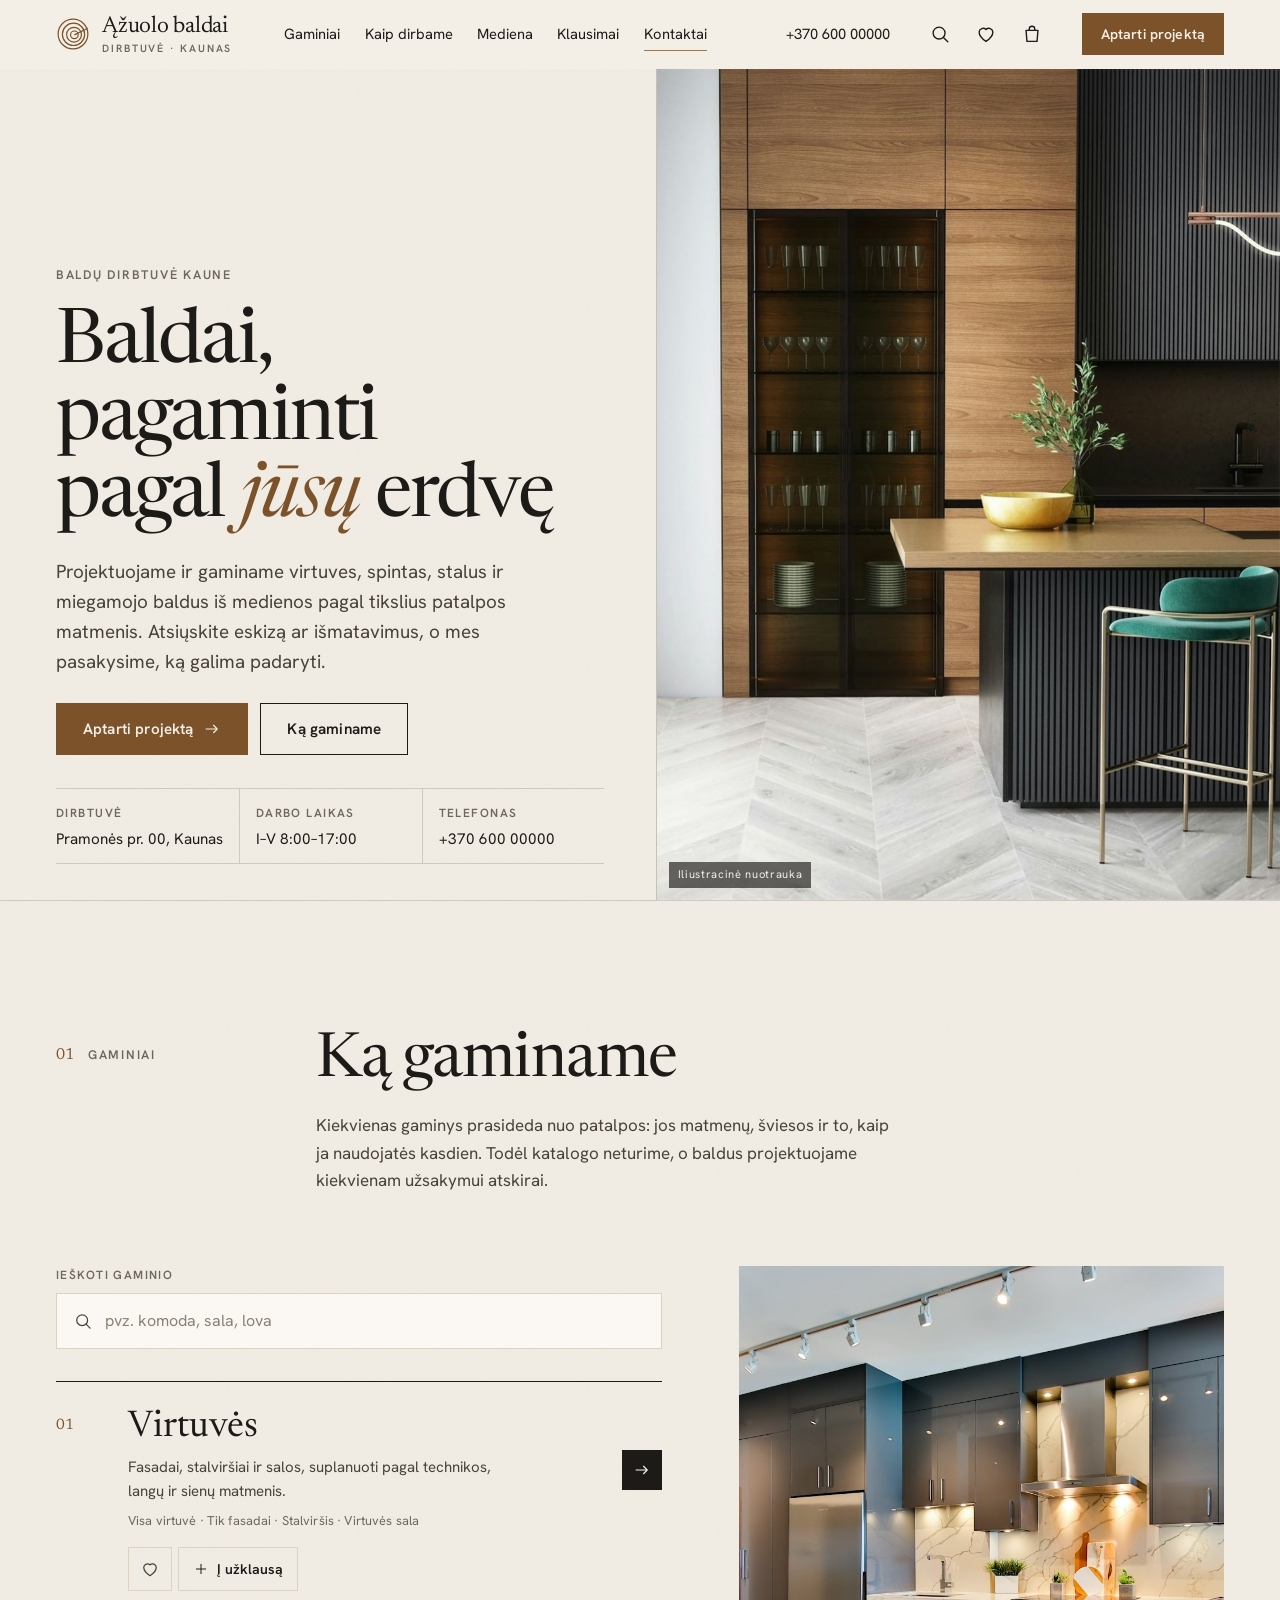
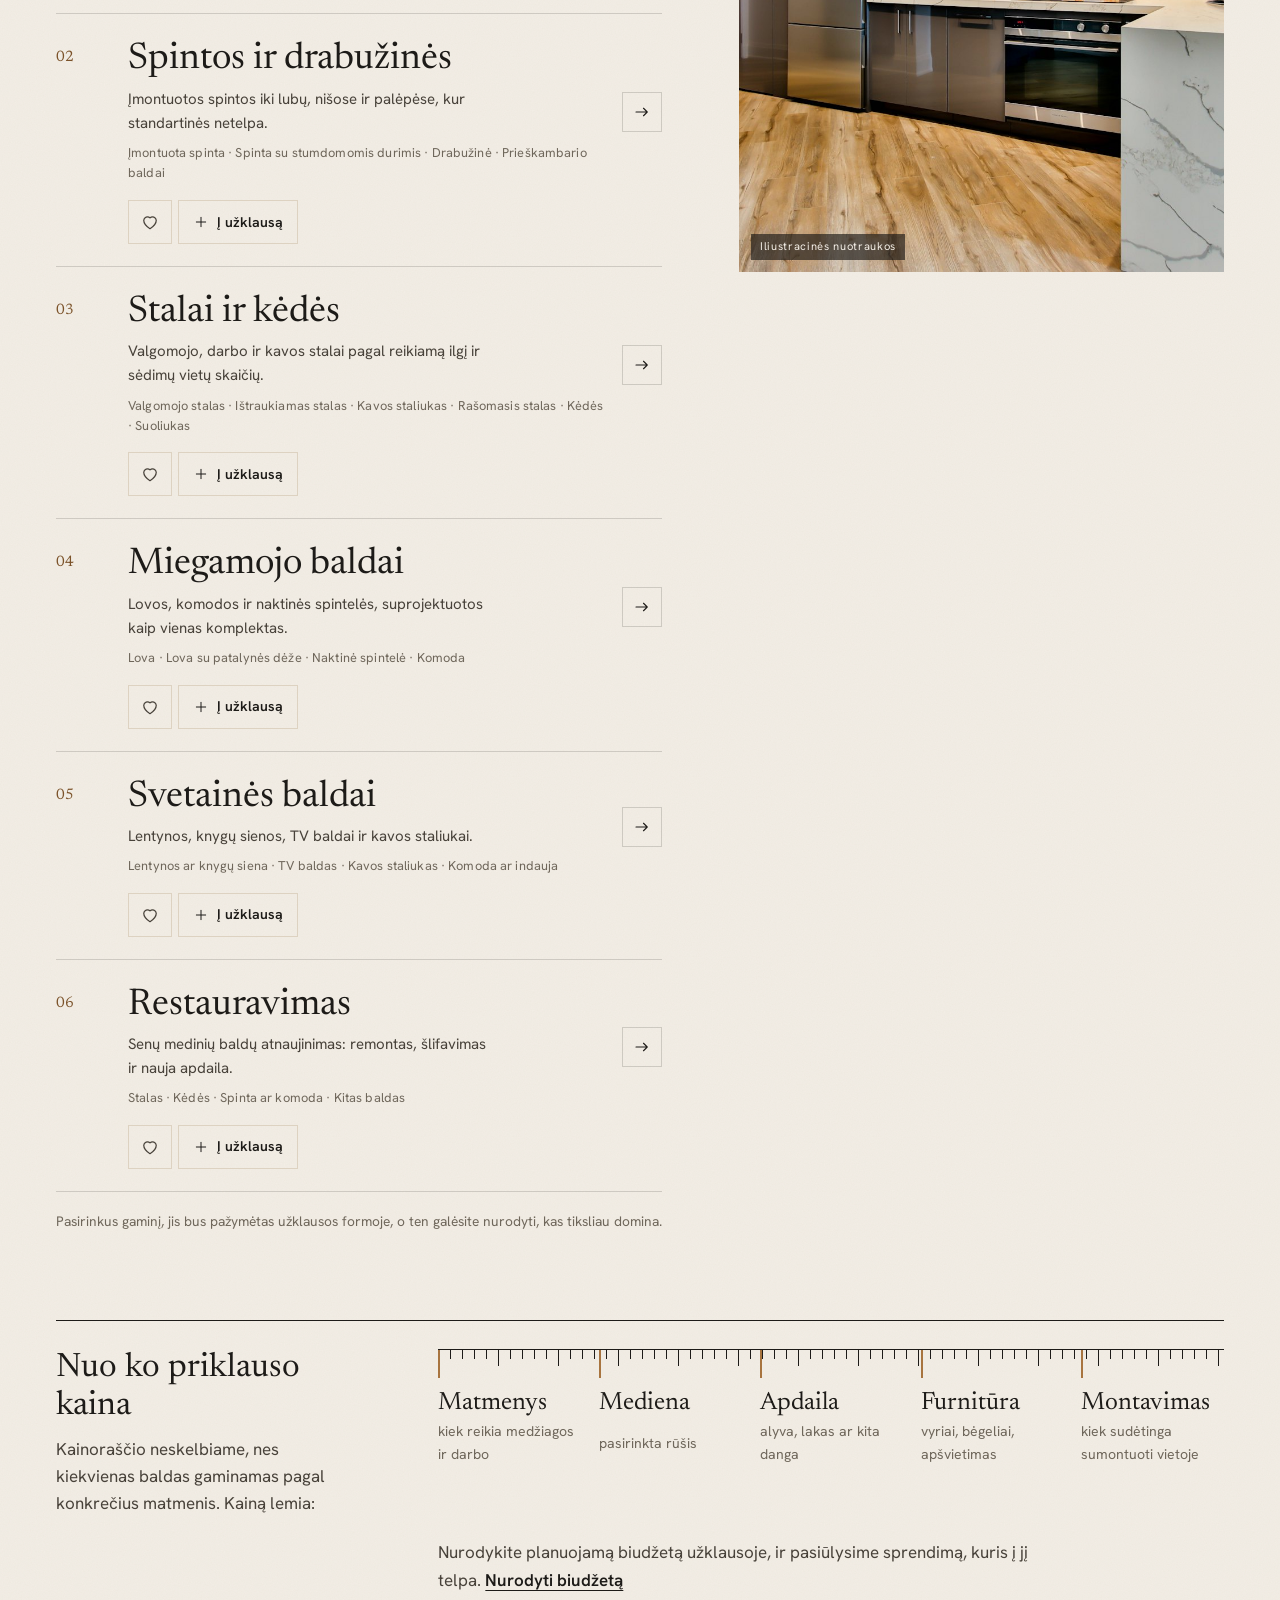
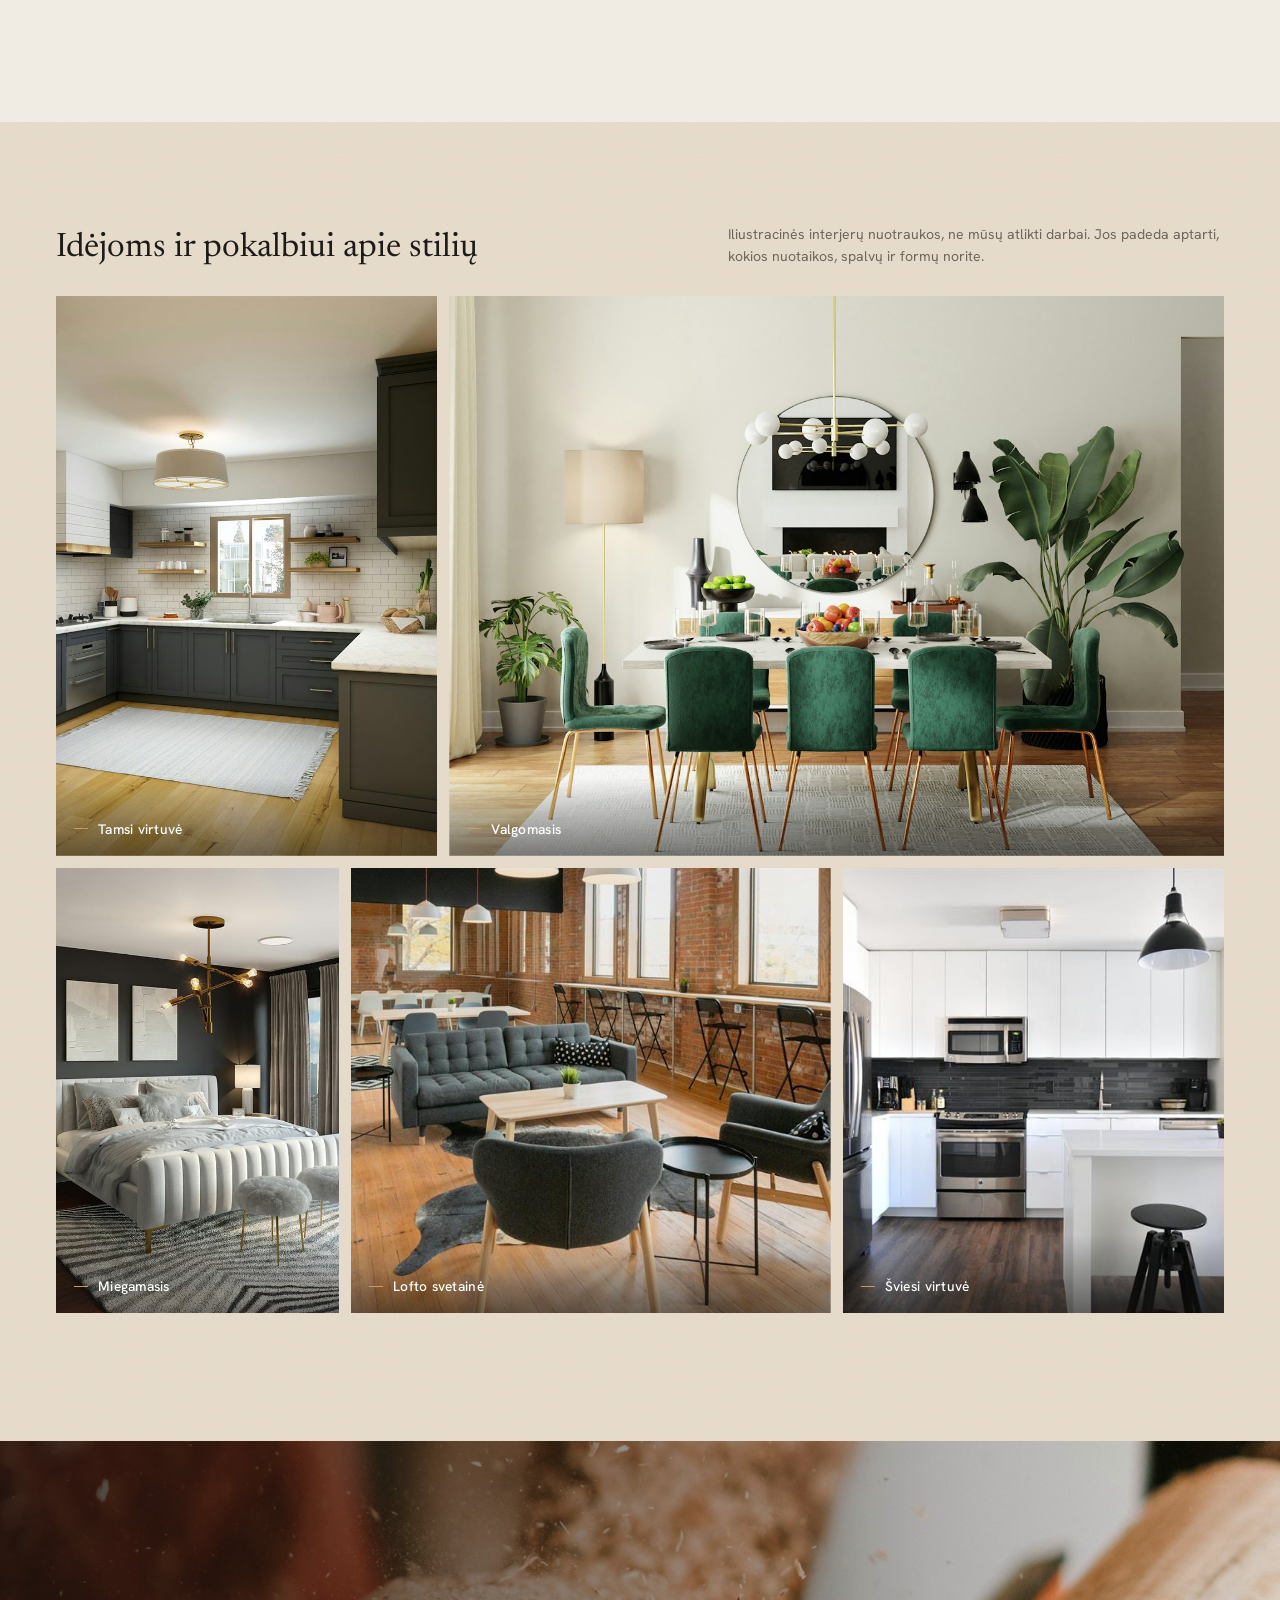
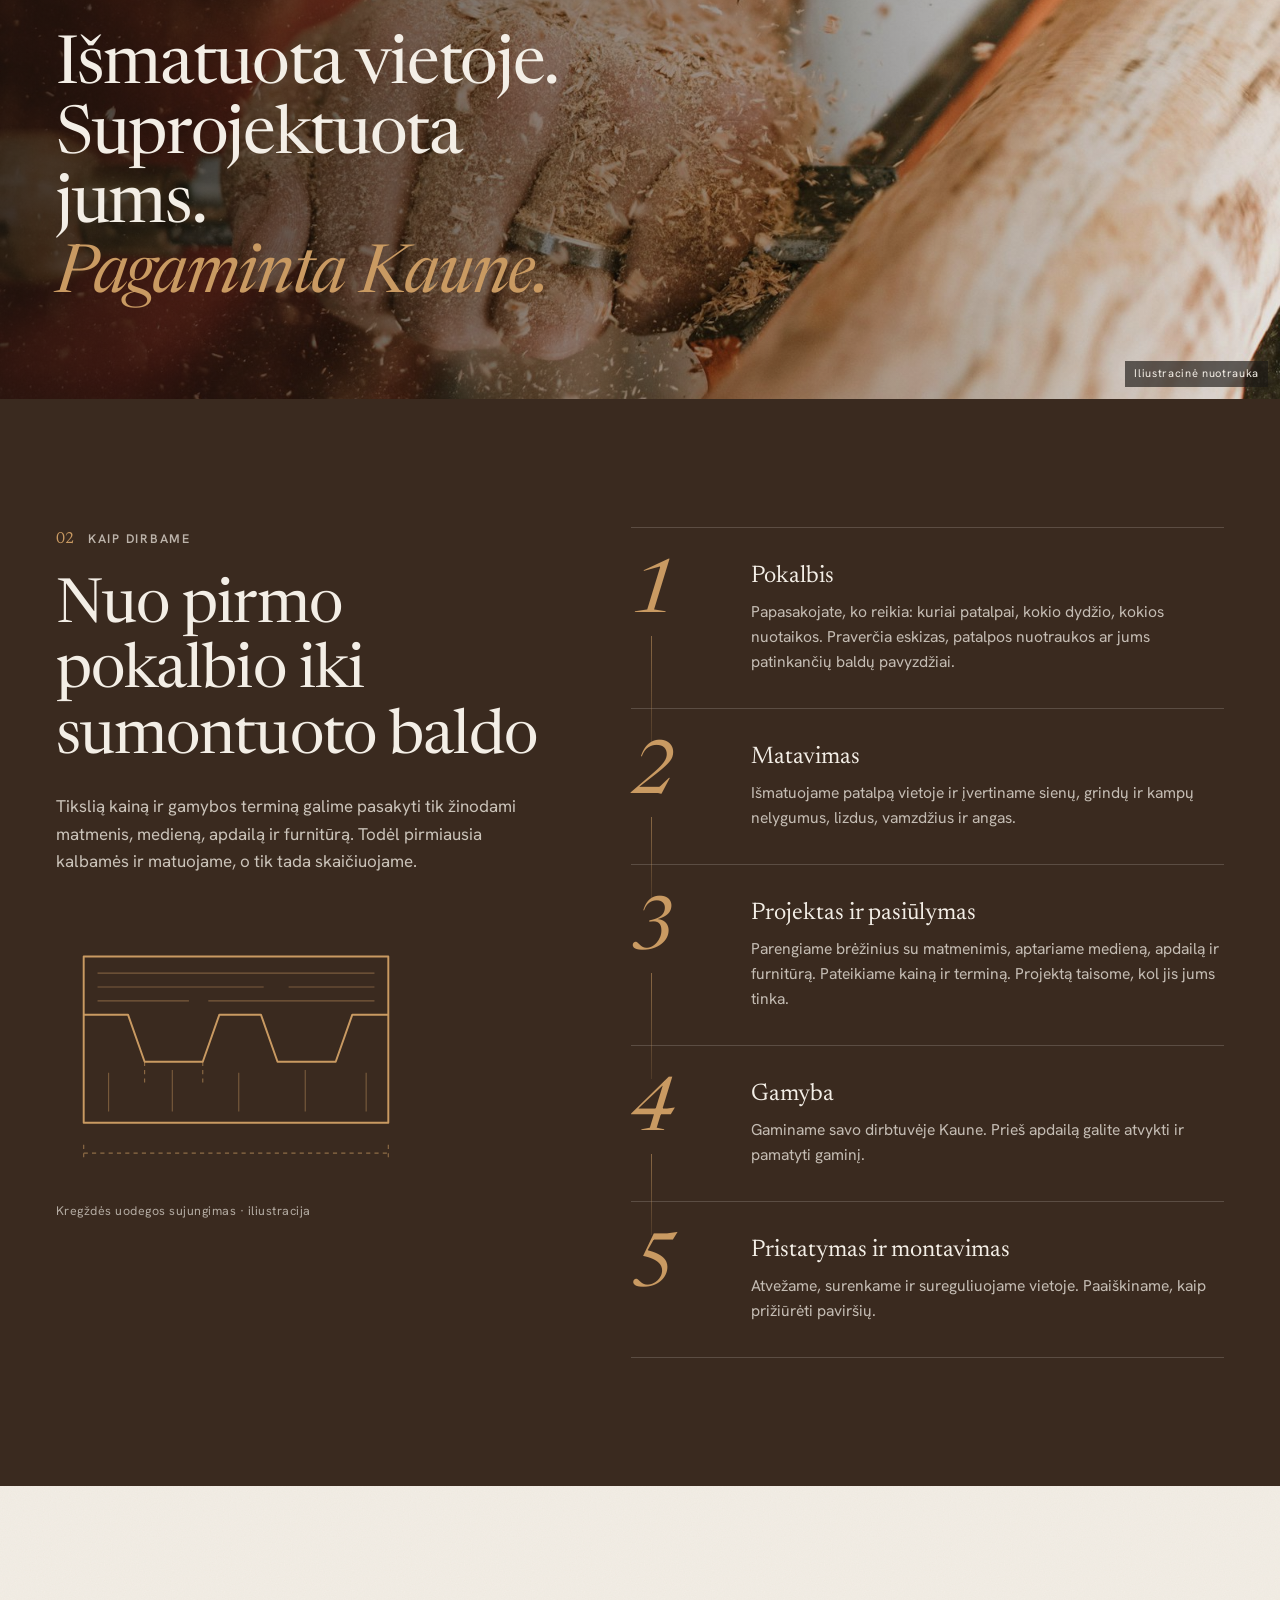
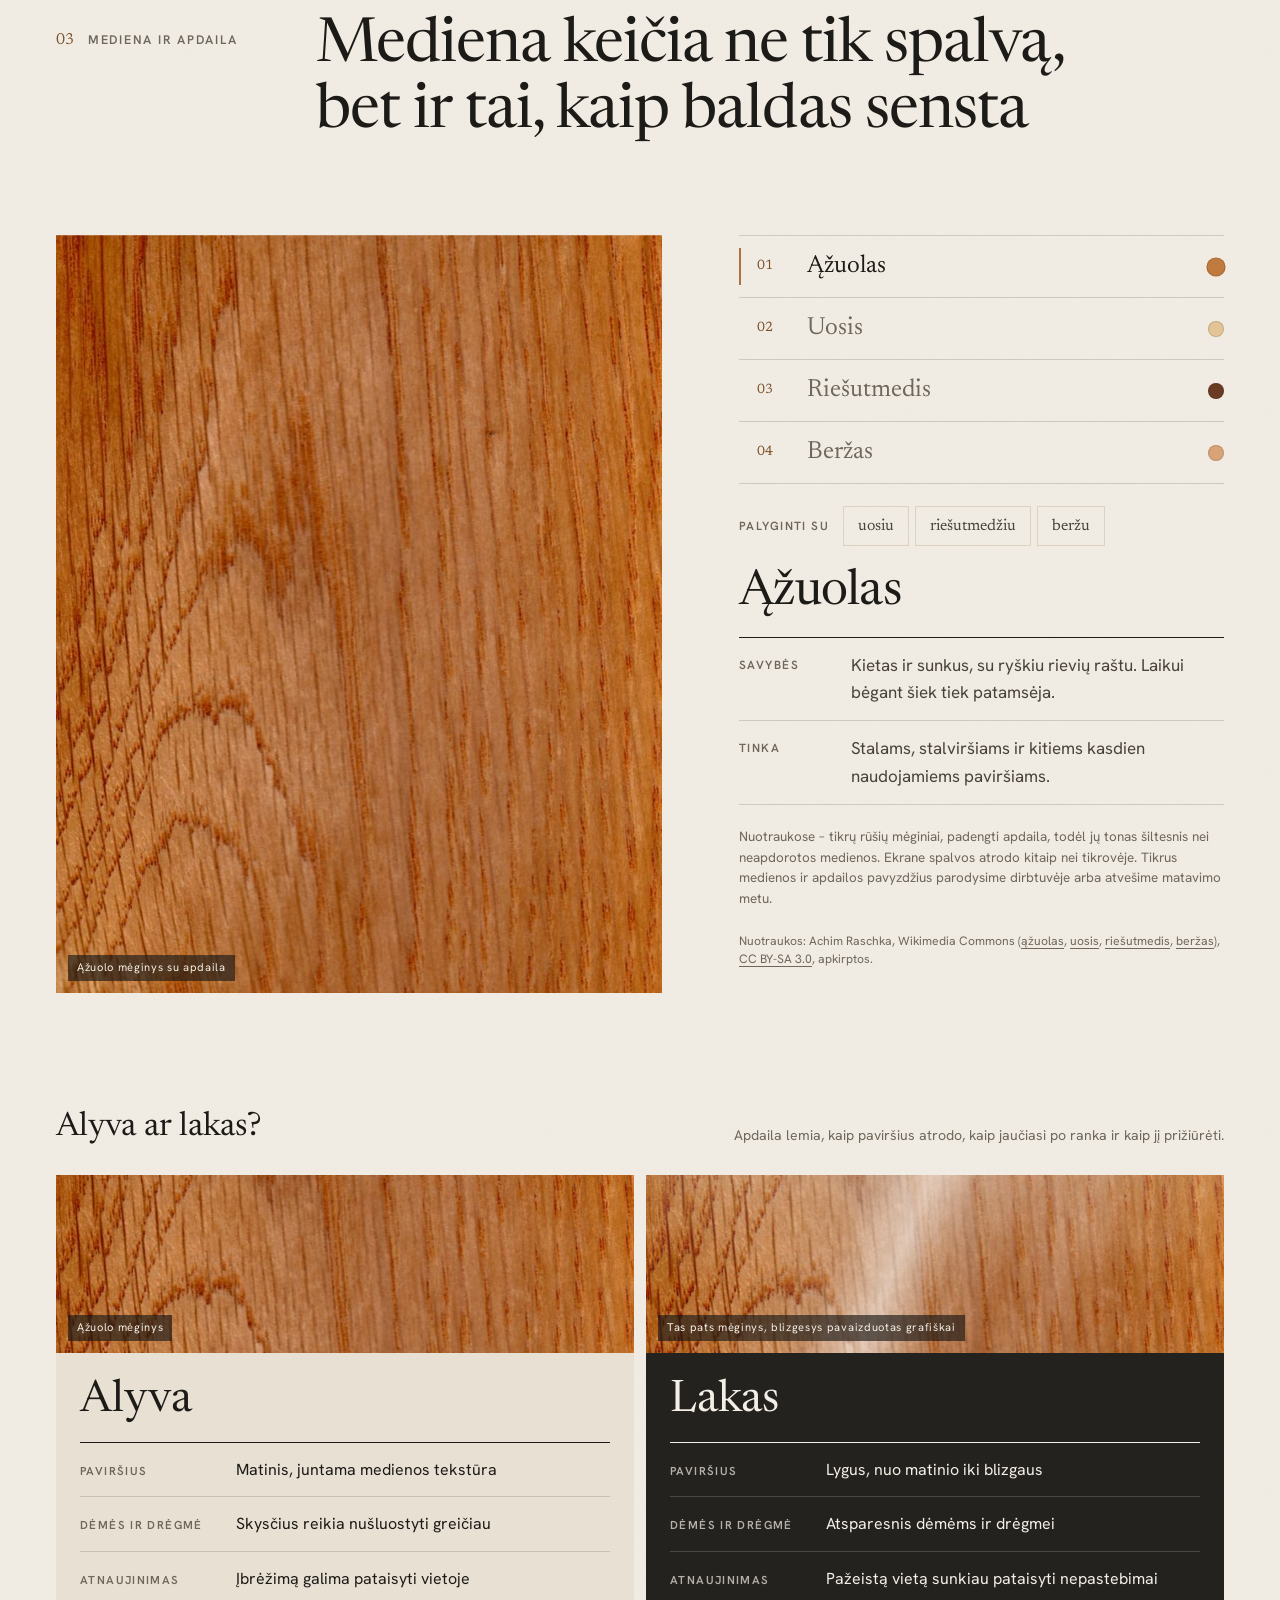
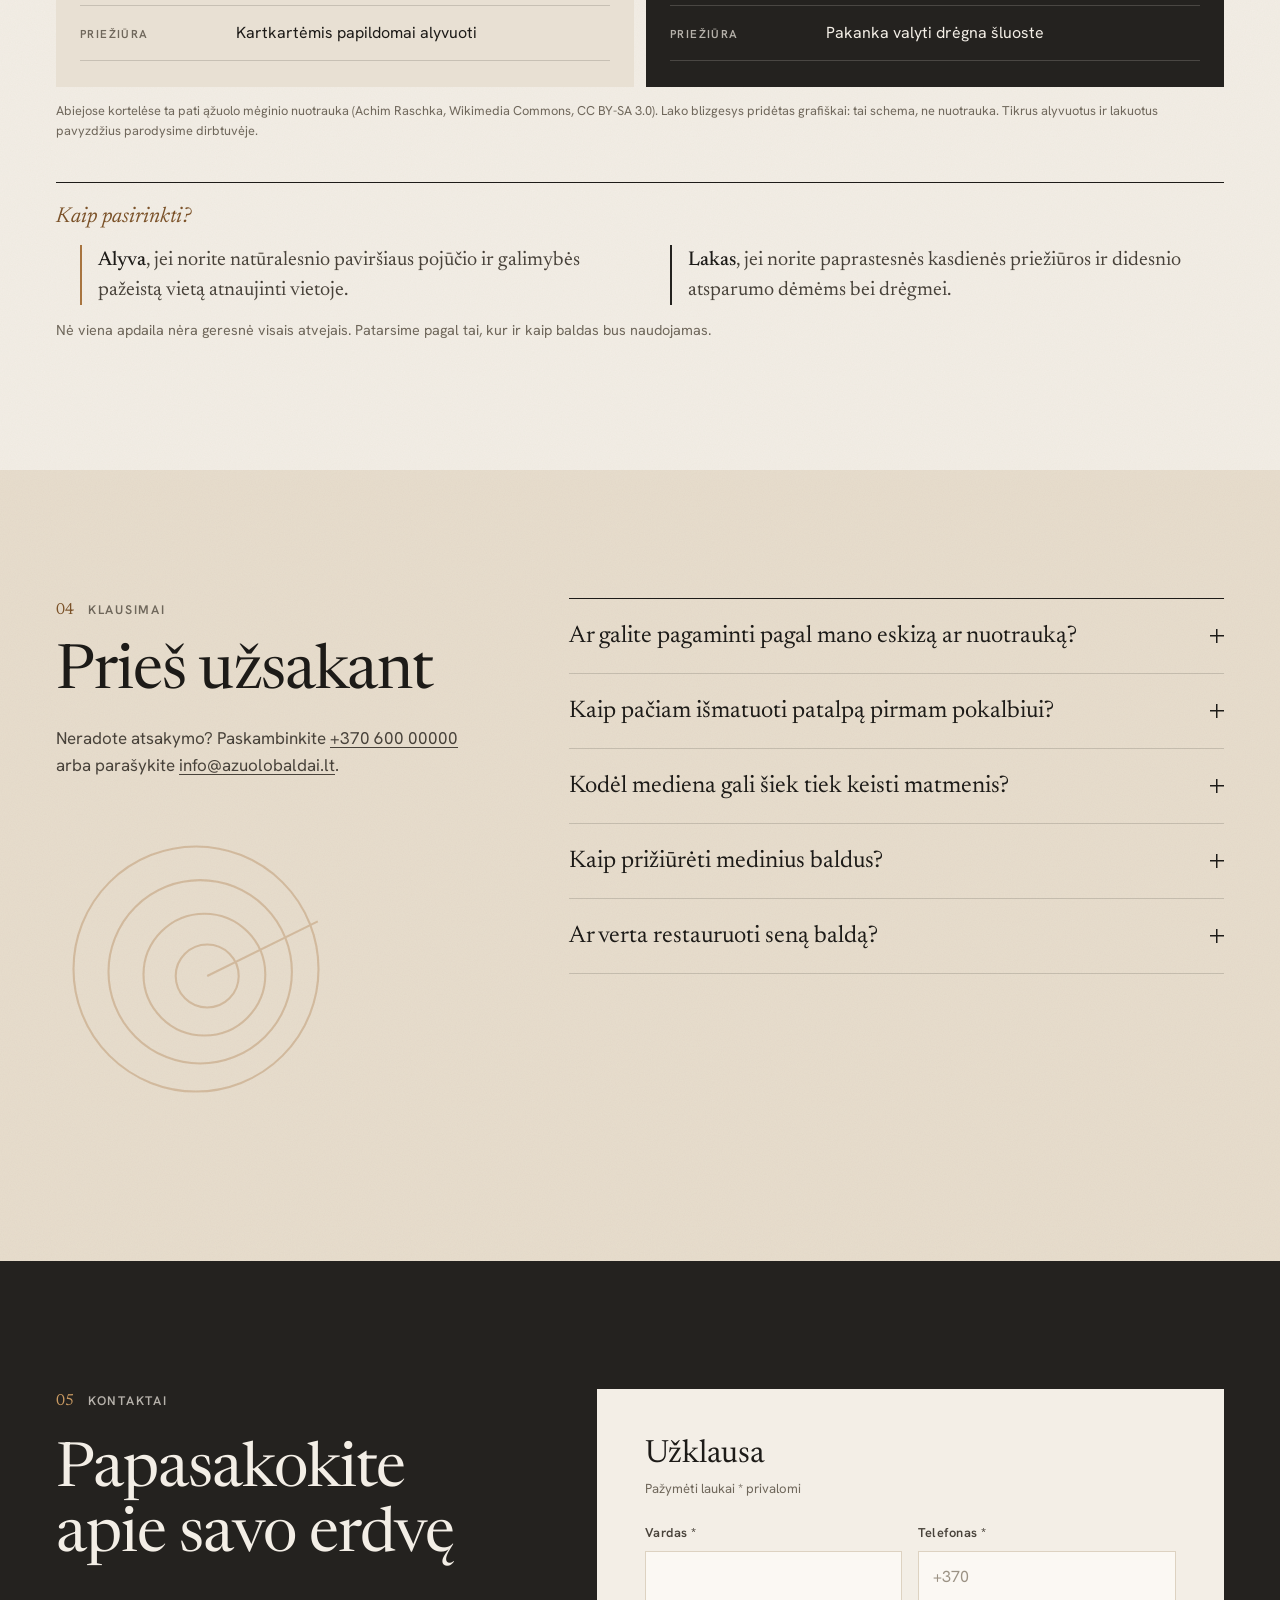
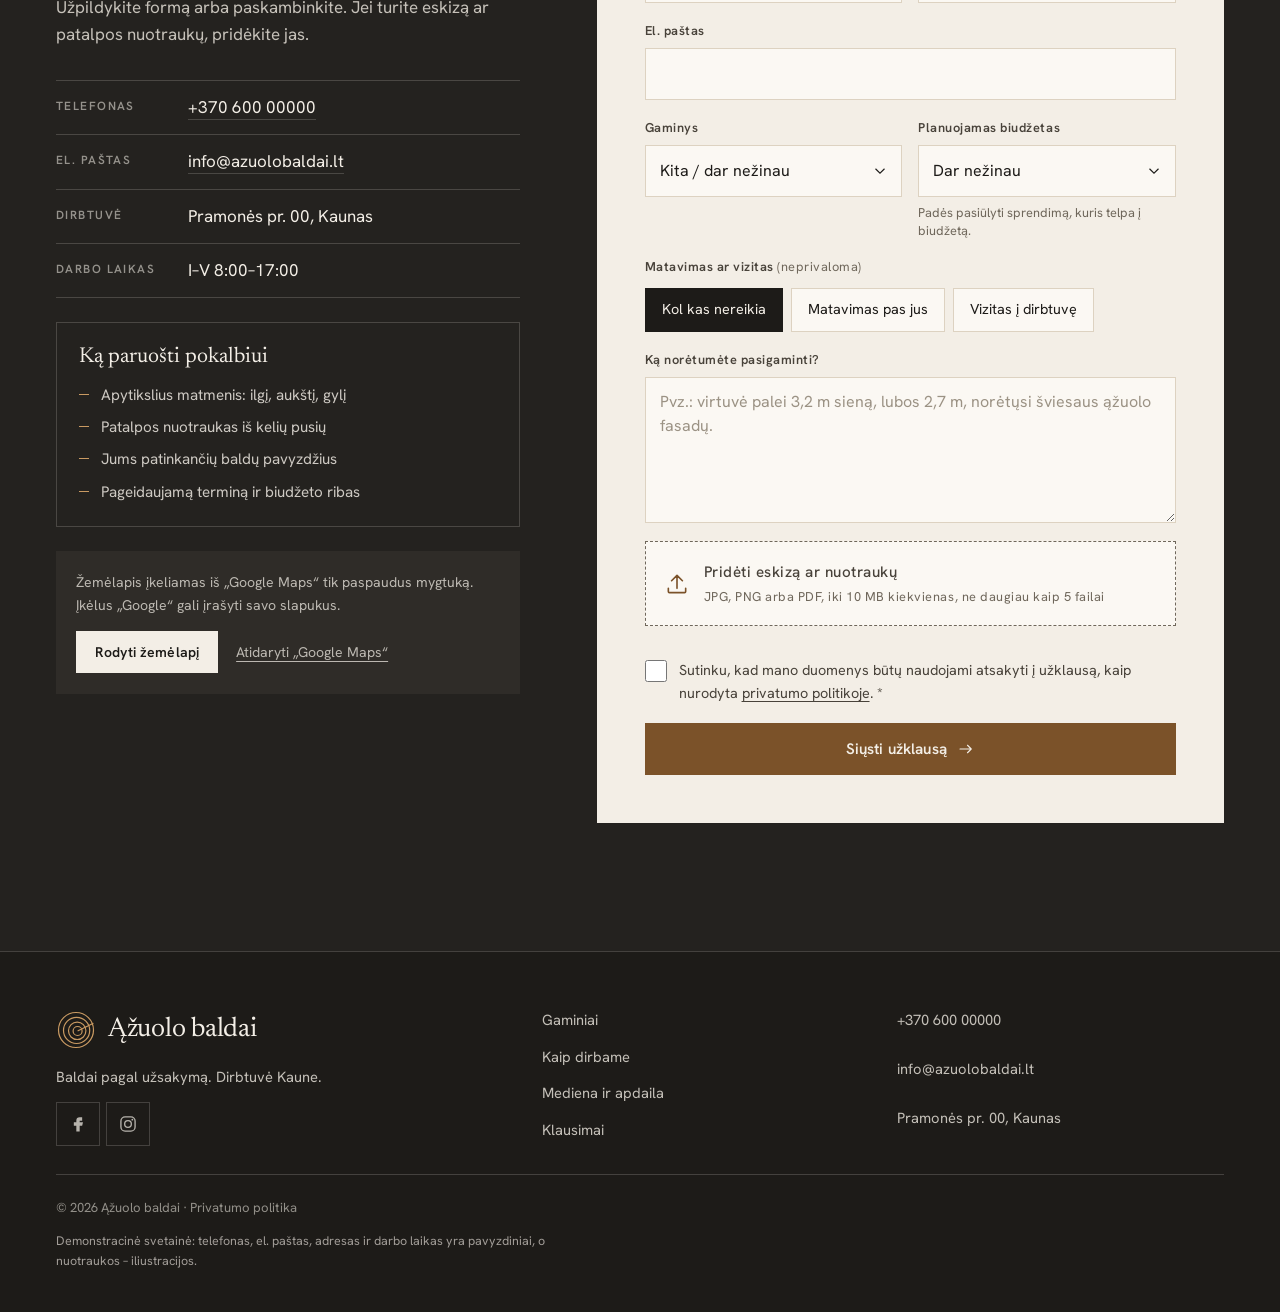
<file: index.html>
<!doctype html>
<html lang="lt">
<head>
  <meta charset="utf-8">
  <meta name="viewport" content="width=device-width, initial-scale=1, viewport-fit=cover">
  <title>Ąžuolo baldai — baldai pagal užsakymą Kaune</title>
  <meta name="description" content="Kauno baldų dirbtuvė: virtuvės, spintos, stalai ir miegamojo baldai iš medienos pagal jūsų patalpos matmenis. Atsiųskite eskizą ar išmatavimus ir aptarkime projektą.">
  <meta name="theme-color" content="#f3eee6">
  <link rel="canonical" href="https://ehodazas.github.io/azuolo-baldai-v2/">
  <meta property="og:type" content="website">
  <meta property="og:locale" content="lt_LT">
  <meta property="og:title" content="Ąžuolo baldai — baldai pagal užsakymą Kaune">
  <meta property="og:description" content="Virtuvės, spintos, stalai ir miegamojo baldai iš medienos pagal jūsų patalpos matmenis.">
  <meta property="og:image" content="https://ehodazas.github.io/azuolo-baldai-v2/img/photo-1622372738946-62e02505feb3.jpg">
  <link rel="icon" href="data:image/svg+xml,%3Csvg xmlns='http://www.w3.org/2000/svg' viewBox='0 0 40 40'%3E%3Crect width='40' height='40' rx='6' fill='%231d1b18'/%3E%3Cg fill='none' stroke='%23c99a62' stroke-width='2'%3E%3Ccircle cx='20' cy='20' r='14'/%3E%3Ccircle cx='20.6' cy='20.4' r='9.5'/%3E%3Ccircle cx='21.2' cy='20.8' r='5'/%3E%3Cpath d='M21.2 20.8 33.6 14.6'/%3E%3C/g%3E%3C/svg%3E">
  <link rel="preconnect" href="https://fonts.googleapis.com">
  <link rel="preconnect" href="https://fonts.gstatic.com" crossorigin>
  <link href="https://fonts.googleapis.com/css2?family=Newsreader:ital,opsz,wght@0,6..72,400;0,6..72,500;1,6..72,400&family=Hanken+Grotesk:wght@400;500;600&display=swap" rel="stylesheet">
  <link rel="preload" as="image" href="img/photo-1622372738946-62e02505feb3.jpg" imagesrcset="img/photo-1622372738946-62e02505feb3-800.jpg 800w, img/photo-1622372738946-62e02505feb3-1200.jpg 1200w, img/photo-1622372738946-62e02505feb3.jpg 1600w" imagesizes="(max-width: 899px) 100vw, 900px">
  <link rel="stylesheet" href="styles.css">
  <script>document.documentElement.className += " js";</script>
  <script type="application/ld+json">
  {
    "@context": "https://schema.org",
    "@type": "FurnitureStore",
    "name": "Ąžuolo baldai",
    "description": "Baldai pagal individualų užsakymą",
    "telephone": "+370 600 00000",
    "email": "info@azuolobaldai.lt",
    "address": { "@type": "PostalAddress", "streetAddress": "Pramonės pr. 00", "addressLocality": "Kaunas", "addressCountry": "LT" },
    "openingHours": "Mo-Fr 08:00-17:00"
  }
  </script>
</head>
<body>
<a class="skip" href="#turinys">Pereiti prie turinio</a>

<svg width="0" height="0" style="position:absolute" aria-hidden="true">
  <symbol id="i-arrow" viewBox="0 0 24 24"><path d="M4 12h15m-5-5 5 5-5 5" fill="none" stroke="currentColor" stroke-width="1.5" stroke-linecap="round" stroke-linejoin="round"/></symbol>
  <symbol id="i-close" viewBox="0 0 24 24"><path d="M6 6l12 12M18 6 6 18" stroke="currentColor" stroke-width="1.5" stroke-linecap="round"/></symbol>
  <symbol id="i-left" viewBox="0 0 24 24"><path d="m15 5-7 7 7 7" fill="none" stroke="currentColor" stroke-width="1.5" stroke-linecap="round" stroke-linejoin="round"/></symbol>
  <symbol id="i-right" viewBox="0 0 24 24"><path d="m9 5 7 7-7 7" fill="none" stroke="currentColor" stroke-width="1.5" stroke-linecap="round" stroke-linejoin="round"/></symbol>
  <symbol id="i-upload" viewBox="0 0 24 24"><path d="M12 16V4m-5 5 5-5 5 5M4 16v3a1 1 0 0 0 1 1h14a1 1 0 0 0 1-1v-3" fill="none" stroke="currentColor" stroke-width="1.5" stroke-linecap="round" stroke-linejoin="round"/></symbol>
  <symbol id="i-file" viewBox="0 0 24 24"><path d="M14 3H6.5A1.5 1.5 0 0 0 5 4.5v15A1.5 1.5 0 0 0 6.5 21h11a1.5 1.5 0 0 0 1.5-1.5V8l-5-5Z M14 3v5h5" fill="none" stroke="currentColor" stroke-width="1.5" stroke-linejoin="round"/></symbol>
  <symbol id="i-heart" viewBox="0 0 24 24"><path d="M12 20s-7.5-4.6-7.5-10.1A4.4 4.4 0 0 1 12 7.1a4.4 4.4 0 0 1 7.5 2.8C19.5 15.4 12 20 12 20Z" fill="var(--heart-fill, none)" stroke="currentColor" stroke-width="1.5" stroke-linejoin="round"/></symbol>
  <symbol id="i-bag" viewBox="0 0 24 24"><path d="M5.5 8h13l-1 12h-11l-1-12Z" fill="none" stroke="currentColor" stroke-width="1.5" stroke-linejoin="round"/><path d="M9 8V6.5a3 3 0 0 1 6 0V8" fill="none" stroke="currentColor" stroke-width="1.5"/></symbol>
  <symbol id="i-plus" viewBox="0 0 24 24"><path d="M12 5v14M5 12h14" stroke="currentColor" stroke-width="1.5" stroke-linecap="round"/></symbol>
  <symbol id="i-check" viewBox="0 0 24 24"><path d="m5 12.5 4.5 4.5L19 7.5" fill="none" stroke="currentColor" stroke-width="1.6" stroke-linecap="round" stroke-linejoin="round"/></symbol>
  <symbol id="i-search" viewBox="0 0 24 24"><circle cx="11" cy="11" r="6.5" fill="none" stroke="currentColor" stroke-width="1.5"/><path d="m16 16 4.5 4.5" stroke="currentColor" stroke-width="1.5" stroke-linecap="round"/></symbol>
  <symbol id="i-rings" viewBox="0 0 40 40"><g fill="none" stroke="currentColor"><circle cx="20" cy="20" r="17.5"/><circle cx="20.6" cy="20.4" r="13.1"/><circle cx="21.2" cy="20.8" r="8.7"/><circle cx="21.6" cy="21" r="4.5"/><path d="M21.6 21 37.4 13.2"/></g></symbol>
</svg>

<header class="hdr" id="hdr">
  <div class="wrap hdr__in">
    <a href="./" class="brand" aria-label="Ąžuolo baldai — į pradžią">
      <svg class="brand__mark" aria-hidden="true" focusable="false"><use href="#i-rings"/></svg>
      <span class="brand__txt"><span class="brand__name">Ąžuolo baldai</span><span class="brand__sub">dirbtuvė · Kaunas</span></span>
    </a>
    <nav class="hdr__nav" aria-label="Pagrindinė navigacija">
      <a href="#gaminiai">Gaminiai</a>
      <a href="#procesas">Kaip dirbame</a>
      <a href="#mediena">Mediena</a>
      <a href="#klausimai">Klausimai</a>
      <a href="#kontaktai">Kontaktai</a>
    </nav>
    <a href="tel:+37060000000" class="hdr__tel">+370 600 00000</a>
    <a href="#kontaktai" class="btn btn--sm hdr__cta">Aptarti projektą</a>
    <button class="menu-btn" type="button" aria-haspopup="dialog" aria-controls="menu" data-menu-open>Meniu</button>
  </div>
</header>

<dialog class="menu" id="menu" aria-label="Meniu">
  <div class="menu__top">
    <span class="brand__name">Ąžuolo baldai</span>
    <button class="icon-btn" type="button" data-menu-close aria-label="Uždaryti meniu"><svg><use href="#i-close"/></svg></button>
  </div>
  <nav class="menu__nav" aria-label="Mobilioji navigacija">
    <a href="#gaminiai"><span>01</span>Gaminiai</a>
    <a href="#procesas"><span>02</span>Kaip dirbame</a>
    <a href="#mediena"><span>03</span>Mediena ir apdaila</a>
    <a href="#klausimai"><span>04</span>Klausimai</a>
    <a href="#kontaktai"><span>05</span>Kontaktai</a>
  </nav>
  <div class="menu__foot">
    <button type="button" class="btn btn--line btn--block" data-open-search><svg aria-hidden="true"><use href="#i-search"/></svg>Ieškoti gaminio</button>
    <a href="#kontaktai" class="btn btn--block">Aptarti projektą</a>
    <a href="tel:+37060000000" class="btn btn--line btn--block">Skambinti +370 600 00000</a>
    <p>Pramonės pr. 00, Kaunas · I–V 8:00–17:00</p>
  </div>
</dialog>

<main id="turinys">

  <!-- PRADŽIA -->
  <section class="hero">
    <div class="hero__text">
      <p class="label">Baldų dirbtuvė Kaune</p>
      <h1 class="hero__title">Baldai, pagaminti pagal <em>jūsų</em> erdvę</h1>
      <script>/* antraštės žodžiai įvyniojami į <span>, kad galėtų atsirasti po vieną; be šio skripto antraštė tiesiog matoma */
        (function (h) {
          var i = 0;
          var word = function () { var s = document.createElement("span"); s.className = "w"; s.style.setProperty("--i", i++); return s; };
          [].slice.call(h.childNodes).forEach(function (n) {
            if (n.nodeType !== 3) { var w = word(); h.insertBefore(w, n); w.appendChild(n); return; }
            var frag = document.createDocumentFragment();
            n.textContent.split(/(\s+)/).forEach(function (p) {
              if (!p) return;
              if (/^\s+$/.test(p)) { frag.appendChild(document.createTextNode(p)); return; }
              var w = word(); w.textContent = p; frag.appendChild(w);
            });
            h.replaceChild(frag, n);
          });
        })(document.currentScript.previousElementSibling);
      </script>
      <p class="hero__lead">Projektuojame ir gaminame virtuves, spintas, stalus ir miegamojo baldus iš medienos pagal tikslius patalpos matmenis. Atsiųskite eskizą ar išmatavimus, o mes pasakysime, ką galima padaryti.</p>
      <div class="hero__actions">
        <a href="#kontaktai" class="btn">Aptarti projektą <svg><use href="#i-arrow"/></svg></a>
        <a href="#gaminiai" class="btn btn--line">Ką gaminame</a>
      </div>
      <dl class="hero__facts">
        <div><dt>Dirbtuvė</dt><dd>Pramonės pr. 00, Kaunas</dd></div>
        <div><dt>Darbo laikas</dt><dd>I–V 8:00–17:00</dd></div>
        <div><dt>Telefonas</dt><dd><a href="tel:+37060000000">+370 600 00000</a></dd></div>
      </dl>
    </div>
    <figure class="hero__media">
      <img src="img/photo-1622372738946-62e02505feb3.jpg" srcset="img/photo-1622372738946-62e02505feb3-800.jpg 800w, img/photo-1622372738946-62e02505feb3-1200.jpg 1200w, img/photo-1622372738946-62e02505feb3.jpg 1600w" sizes="(max-width: 899px) 100vw, 900px" width="1600" height="1747" fetchpriority="high" decoding="async" alt="Virtuvė su medienos fasadų spintomis iki lubų, stiklinėmis vitrinos durimis ir tamsia sala su mediniu stalviršiu">
      <figcaption>Iliustracinė nuotrauka</figcaption>
    </figure>
  </section>

  <!-- GAMINIAI -->
  <section class="section products" id="gaminiai" aria-labelledby="gaminiai-h">
    <div class="wrap">
      <header class="shead">
        <p class="label"><span class="label__n">01</span>Gaminiai</p>
        <h2 class="h2" id="gaminiai-h">Ką gaminame</h2>
        <p class="shead__text">Kiekvienas gaminys prasideda nuo patalpos: jos matmenų, šviesos ir to, kaip ja naudojatės kasdien. Todėl katalogo neturime, o baldus projektuojame kiekvienam užsakymui atskirai.</p>
      </header>
      <div class="products__grid">
        <ol class="plist" id="plist">
          <li class="prow" data-img="0">
            <a href="#u-virtuve" class="prow__link" data-type="virtuve">
              <span class="prow__n">01</span>
              <span class="prow__body"><span class="prow__title">Virtuvės</span><span class="prow__text">Fasadai, stalviršiai ir salos, suplanuoti pagal technikos, langų ir sienų matmenis.</span><span class="prow__tags">Visa virtuvė · Fasadai · Stalviršis · Sala</span></span>
              <img class="prow__thumb" src="img/photo-1588854337236-6889d631faa8-800.jpg" width="800" height="533" loading="lazy" decoding="async" alt="">
              <span class="prow__go" aria-hidden="true"><svg><use href="#i-arrow"/></svg></span>
            </a>
          </li>
          <li class="prow" data-img="1">
            <a href="#u-spinta" class="prow__link" data-type="spinta">
              <span class="prow__n">02</span>
              <span class="prow__body"><span class="prow__title">Spintos ir drabužinės</span><span class="prow__text">Įmontuotos spintos iki lubų, nišose ir palėpėse, kur standartinės netelpa.</span><span class="prow__tags">Įmontuota spinta · Stumdomos durys · Drabužinė · Prieškambaris</span></span>
              <img class="prow__thumb" src="img/photo-1595428774223-ef52624120d2-800.jpg" width="800" height="1200" loading="lazy" decoding="async" alt="">
              <span class="prow__go" aria-hidden="true"><svg><use href="#i-arrow"/></svg></span>
            </a>
          </li>
          <li class="prow" data-img="2">
            <a href="#u-stalai" class="prow__link" data-type="stalai">
              <span class="prow__n">03</span>
              <span class="prow__body"><span class="prow__title">Stalai ir kėdės</span><span class="prow__text">Valgomojo, darbo ir kavos stalai pagal reikiamą ilgį ir sėdimų vietų skaičių.</span><span class="prow__tags">Valgomojo · Ištraukiamas · Kavos · Rašomasis stalas · Kėdės · Suoliukas</span></span>
              <img class="prow__thumb" src="img/photo-1615066390971-03e4e1c36ddf-800.jpg" width="800" height="922" loading="lazy" decoding="async" alt="">
              <span class="prow__go" aria-hidden="true"><svg><use href="#i-arrow"/></svg></span>
            </a>
          </li>
          <li class="prow" data-img="3">
            <a href="#u-miegamasis" class="prow__link" data-type="miegamasis">
              <span class="prow__n">04</span>
              <span class="prow__body"><span class="prow__title">Miegamojo baldai</span><span class="prow__text">Lovos, komodos ir naktinės spintelės, suprojektuotos kaip vienas komplektas.</span><span class="prow__tags">Lova · Lova su patalynės dėže · Naktinė spintelė · Komoda</span></span>
              <img class="prow__thumb" src="img/photo-1505693416388-ac5ce068fe85-800.jpg" width="800" height="534" loading="lazy" decoding="async" alt="">
              <span class="prow__go" aria-hidden="true"><svg><use href="#i-arrow"/></svg></span>
            </a>
          </li>
          <li class="prow" data-img="4">
            <a href="#u-svetaine" class="prow__link" data-type="svetaine">
              <span class="prow__n">05</span>
              <span class="prow__body"><span class="prow__title">Svetainės baldai</span><span class="prow__text">Lentynos, knygų sienos, TV baldai ir kavos staliukai.</span><span class="prow__tags">Lentynos · TV baldas · Kavos staliukas · Komoda ar indauja</span></span>
              <img class="prow__thumb" src="img/photo-1586023492125-27b2c045efd7-800.jpg" width="800" height="706" loading="lazy" decoding="async" alt="">
              <span class="prow__go" aria-hidden="true"><svg><use href="#i-arrow"/></svg></span>
            </a>
          </li>
          <li class="prow" data-img="5">
            <a href="#u-restauravimas" class="prow__link" data-type="restauravimas">
              <span class="prow__n">06</span>
              <span class="prow__body"><span class="prow__title">Restauravimas</span><span class="prow__text">Senų medinių baldų atnaujinimas: remontas, šlifavimas ir nauja apdaila.</span><span class="prow__tags">Stalai · Kėdės · Spintos ir komodos</span></span>
              <img class="prow__thumb" src="img/photo-1503602642458-232111445657-800.jpg" width="800" height="1200" loading="lazy" decoding="async" alt="">
              <span class="prow__go" aria-hidden="true"><svg><use href="#i-arrow"/></svg></span>
            </a>
          </li>
        </ol>
        <figure class="products__preview" aria-hidden="true">
          <img src="img/photo-1588854337236-6889d631faa8.jpg" alt="" loading="lazy" decoding="async" class="is-on">
          <img src="img/photo-1595428774223-ef52624120d2.jpg" alt="" loading="lazy" decoding="async">
          <img src="img/photo-1615066390971-03e4e1c36ddf.jpg" alt="" loading="lazy" decoding="async">
          <img src="img/photo-1505693416388-ac5ce068fe85.jpg" alt="" loading="lazy" decoding="async">
          <img src="img/photo-1586023492125-27b2c045efd7.jpg" alt="" loading="lazy" decoding="async">
          <img src="img/photo-1503602642458-232111445657.jpg" alt="" loading="lazy" decoding="async">
          <figcaption>Iliustracinės nuotraukos</figcaption>
        </figure>
      </div>
      <p class="products__hint">Pasirinkus gaminį, jis bus pažymėtas užklausos formoje, o ten galėsite nurodyti, kas tiksliau domina.</p>

      <!-- Kaina: be kainoraščio, tik nuo ko ji priklauso -->
      <div class="pricing" id="kaina">
        <div class="pricing__head">
          <h3 class="h3">Nuo ko priklauso kaina</h3>
          <p>Kainoraščio neskelbiame, nes kiekvienas baldas gaminamas pagal konkrečius matmenis. Kainą lemia:</p>
        </div>
        <ul class="pricing__list">
          <li><strong>Matmenys</strong><span>kiek reikia medžiagos ir darbo</span></li>
          <li><strong>Mediena</strong><span>pasirinkta rūšis</span></li>
          <li><strong>Apdaila</strong><span>alyva, lakas ar kita danga</span></li>
          <li><strong>Furnitūra</strong><span>vyriai, bėgeliai, apšvietimas</span></li>
          <li><strong>Montavimas</strong><span>kiek sudėtinga sumontuoti vietoje</span></li>
        </ul>
        <p class="pricing__cta">Nurodykite planuojamą biudžetą užklausoje, ir pasiūlysime sprendimą, kuris į jį telpa. <a href="#u-biudzetas" class="link">Nurodyti biudžetą</a></p>
      </div>
    </div>
  </section>

  <!-- INTERJERAI -->
  <section class="section section--tight gallery" id="interjerai" aria-labelledby="interjerai-h">
    <div class="wrap">
      <header class="gallery__head">
        <h2 class="h3" id="interjerai-h">Idėjoms ir pokalbiui apie stilių</h2>
        <p class="note">Iliustracinės interjerų nuotraukos, ne mūsų atlikti darbai. Jos padeda aptarti, kokios nuotaikos, spalvų ir formų norite.</p>
      </header>
      <ul class="mosaic" id="mosaic">
        <li class="m m--a"><button type="button" class="m__btn" data-lb="0"><img src="img/photo-1600489000022-c2086d79f9d4-800.jpg" srcset="img/photo-1600489000022-c2086d79f9d4-800.jpg 800w, img/photo-1600489000022-c2086d79f9d4.jpg 1600w" sizes="(max-width: 899px) 50vw, 33vw" width="800" height="1066" loading="lazy" decoding="async" alt="Virtuvė su tamsiai pilkais fasadais ir atviromis medinėmis lentynomis"><span class="m__cap" aria-hidden="true">Tamsi virtuvė</span></button></li>
        <li class="m m--b"><button type="button" class="m__btn" data-lb="1"><img src="img/photo-1617806118233-18e1de247200-800.jpg" srcset="img/photo-1617806118233-18e1de247200-800.jpg 800w, img/photo-1617806118233-18e1de247200.jpg 1600w" sizes="(max-width: 899px) 100vw, 66vw" width="800" height="450" loading="lazy" decoding="async" alt="Valgomasis su baltu stalu, žaliomis kėdėmis ir apvaliu veidrodžiu"><span class="m__cap" aria-hidden="true">Valgomasis</span></button></li>
        <li class="m m--c"><button type="button" class="m__btn" data-lb="2"><img src="img/photo-1616594039964-ae9021a400a0-800.jpg" srcset="img/photo-1616594039964-ae9021a400a0-800.jpg 800w, img/photo-1616594039964-ae9021a400a0.jpg 1600w" sizes="(max-width: 899px) 50vw, 33vw" width="800" height="800" loading="lazy" decoding="async" alt="Miegamasis su minkštu lovos galvūgaliu ir suolu"><span class="m__cap" aria-hidden="true">Miegamasis</span></button></li>
        <li class="m m--d"><button type="button" class="m__btn" data-lb="3"><img src="img/photo-1538688525198-9b88f6f53126-800.jpg" srcset="img/photo-1538688525198-9b88f6f53126-800.jpg 800w, img/photo-1538688525198-9b88f6f53126.jpg 1600w" sizes="(max-width: 899px) 50vw, 33vw" width="800" height="600" loading="lazy" decoding="async" alt="Lofto stiliaus svetainė su plytų siena ir baro zona"><span class="m__cap" aria-hidden="true">Lofto svetainė</span></button></li>
        <li class="m m--e"><button type="button" class="m__btn" data-lb="4"><img src="img/photo-1484154218962-a197022b5858-800.jpg" srcset="img/photo-1484154218962-a197022b5858-800.jpg 800w, img/photo-1484154218962-a197022b5858.jpg 1600w" sizes="(max-width: 899px) 50vw, 33vw" width="800" height="531" loading="lazy" decoding="async" alt="Šviesi virtuvė su baltais fasadais ir įmontuota technika"><span class="m__cap" aria-hidden="true">Šviesi virtuvė</span></button></li>
      </ul>
    </div>
  </section>

  <!-- JUOSTA: vienas didelis vaizdas, pertraukiantis puslapio ritmą -->
  <section class="band" aria-label="Kaip gimsta baldas">
    <img class="band__img" src="img/photo-1611021061285-16c871740efa-800.jpg" srcset="img/photo-1611021061285-16c871740efa-800.jpg 800w, img/photo-1611021061285-16c871740efa.jpg 1600w" sizes="100vw" width="1600" height="2400" loading="lazy" decoding="async" alt="Rankos, apibertos pjuvenomis, tekina medinę detalę">
    <div class="wrap band__in">
      <p class="band__text">Išmatuota vietoje.<br>Suprojektuota jums.<br><em>Pagaminta Kaune.</em></p>
    </div>
    <span class="band__tag">Iliustracinė nuotrauka</span>
  </section>

  <!-- PROCESAS -->
  <section class="process" id="procesas" aria-labelledby="procesas-h">
    <div class="wrap process__grid">
      <div class="process__intro">
        <p class="label label--light"><span class="label__n">02</span>Kaip dirbame</p>
        <h2 class="h2" id="procesas-h">Nuo pirmo pokalbio iki sumontuoto baldo</h2>
        <p>Tikslią kainą ir gamybos terminą galime pasakyti tik žinodami matmenis, medieną, apdailą ir furnitūrą. Todėl pirmiausia kalbamės ir matuojame, o tik tada skaičiuojame.</p>
        <!-- staliaus sujungimo brėžinys – svetainės grafinis motyvas -->
        <figure class="joint">
          <svg viewBox="0 0 260 200" aria-hidden="true" focusable="false">
            <g fill="none" stroke="currentColor" stroke-linejoin="round">
              <path class="joint__line" d="M20 30H240V150H20Z"/>
              <path class="joint__line" d="M240 72H214L202 106H160L148 72H118L106 106H64L52 72H20"/>
              <path class="joint__grain" d="M30 42H230M30 52H150M168 52H230M30 62H96M110 62H230"/>
              <path class="joint__grain" d="M38 114V142M84 112V142M132 114V142M180 112V142M224 114V142"/>
              <path class="joint__dim" d="M20 172H240M20 166V178M240 166V178M64 106V122M106 106V122"/>
            </g>
          </svg>
          <figcaption>Kregždės uodegos sujungimas · iliustracija</figcaption>
        </figure>
      </div>
      <ol class="steps">
        <li class="step"><span class="step__n">1</span><div><h3>Pokalbis</h3><p>Papasakojate, ko reikia: kuriai patalpai, kokio dydžio, kokios nuotaikos. Praverčia eskizas, patalpos nuotraukos ar jums patinkančių baldų pavyzdžiai.</p></div></li>
        <li class="step"><span class="step__n">2</span><div><h3>Matavimas</h3><p>Išmatuojame patalpą vietoje ir įvertiname sienų, grindų ir kampų nelygumus, lizdus, vamzdžius ir angas.</p></div></li>
        <li class="step"><span class="step__n">3</span><div><h3>Projektas ir pasiūlymas</h3><p>Parengiame brėžinius su matmenimis, aptariame medieną, apdailą ir furnitūrą. Pateikiame kainą ir terminą. Projektą taisome, kol jis jums tinka.</p></div></li>
        <li class="step"><span class="step__n">4</span><div><h3>Gamyba</h3><p>Gaminame savo dirbtuvėje Kaune. Prieš apdailą galite atvykti ir pamatyti gaminį.</p></div></li>
        <li class="step"><span class="step__n">5</span><div><h3>Pristatymas ir montavimas</h3><p>Atvežame, surenkame ir sureguliuojame vietoje. Paaiškiname, kaip prižiūrėti paviršių.</p></div></li>
      </ol>
    </div>
  </section>

  <!-- MEDIENA -->
  <section class="section wood" id="mediena" aria-labelledby="mediena-h">
    <div class="wrap">
      <header class="shead">
        <p class="label"><span class="label__n">03</span>Mediena ir apdaila</p>
        <h2 class="h2" id="mediena-h">Mediena keičia ne tik spalvą, bet ir tai, kaip baldas sensta</h2>
      </header>

      <!-- Medienos rūšys: pasirinkus rūšį keičiasi vaizdas ir aprašymas.
           Be JavaScript matomi visi aprašymai iš eilės. -->
      <div class="woodx" id="woodx">
        <div class="woodx__stage" aria-hidden="true">
          <!-- Tikrų rūšių mėginių nuotraukos: Achim Raschka, Wikimedia Commons, CC BY-SA 3.0 (apkirptos). Šaltiniai – žemiau esančioje pastaboje. -->
          <figure class="woodx__layer is-on" data-wood="azuolas">
            <img src="img/mediena-azuolas.jpg" srcset="img/mediena-azuolas-720.jpg 720w, img/mediena-azuolas.jpg 1080w" sizes="(max-width: 999px) 100vw, 55vw" width="1080" height="1350" loading="lazy" decoding="async" alt="">
            <figcaption>Ąžuolo mėginys su apdaila</figcaption>
          </figure>
          <figure class="woodx__layer" data-wood="uosis">
            <img src="img/mediena-uosis.jpg" srcset="img/mediena-uosis-720.jpg 720w, img/mediena-uosis.jpg 1080w" sizes="(max-width: 999px) 100vw, 55vw" width="1080" height="1350" loading="lazy" decoding="async" alt="">
            <figcaption>Uosio mėginys su apdaila</figcaption>
          </figure>
          <figure class="woodx__layer" data-wood="riesutmedis">
            <img src="img/mediena-riesutmedis.jpg" srcset="img/mediena-riesutmedis-720.jpg 720w, img/mediena-riesutmedis.jpg 1080w" sizes="(max-width: 999px) 100vw, 55vw" width="1080" height="1350" loading="lazy" decoding="async" alt="">
            <figcaption>Riešutmedžio mėginys su apdaila</figcaption>
          </figure>
          <figure class="woodx__layer" data-wood="berzas">
            <img src="img/mediena-berzas.jpg" srcset="img/mediena-berzas-720.jpg 720w, img/mediena-berzas.jpg 1080w" sizes="(max-width: 999px) 100vw, 55vw" width="1080" height="1350" loading="lazy" decoding="async" alt="">
            <figcaption>Beržo mėginys su apdaila</figcaption>
          </figure>
        </div>

        <div class="woodx__side">
          <div class="woodx__tabs" role="tablist" aria-label="Medienos rūšys" hidden>
            <button class="wtab" type="button" role="tab" id="wt-azuolas" aria-controls="wp-azuolas" aria-selected="true" data-wood="azuolas" style="--tone: #c07a3e;"><span class="wtab__n">01</span><span class="wtab__name">Ąžuolas</span><span class="wtab__chip" aria-hidden="true"></span></button>
            <button class="wtab" type="button" role="tab" id="wt-uosis" aria-controls="wp-uosis" aria-selected="false" tabindex="-1" data-wood="uosis" style="--tone: #e2c497;"><span class="wtab__n">02</span><span class="wtab__name">Uosis</span><span class="wtab__chip" aria-hidden="true"></span></button>
            <button class="wtab" type="button" role="tab" id="wt-riesutmedis" aria-controls="wp-riesutmedis" aria-selected="false" tabindex="-1" data-wood="riesutmedis" style="--tone: #6b3a22;"><span class="wtab__n">03</span><span class="wtab__name">Riešutmedis</span><span class="wtab__chip" aria-hidden="true"></span></button>
            <button class="wtab" type="button" role="tab" id="wt-berzas" aria-controls="wp-berzas" aria-selected="false" tabindex="-1" data-wood="berzas" style="--tone: #d9a378;"><span class="wtab__n">04</span><span class="wtab__name">Beržas</span><span class="wtab__chip" aria-hidden="true"></span></button>
          </div>

          <!-- Dviejų rūšių palyginimas: pasirinkta rūšis lyginama su kita. Be JavaScript paslėpta. -->
          <div class="wcmp-pick" hidden>
            <span class="wcmp-pick__label" id="wcmp-label">Palyginti su</span>
            <div class="wcmp-pick__opts" role="group" aria-labelledby="wcmp-label">
              <button type="button" class="wcmp-opt" data-wood="azuolas" aria-pressed="false">ąžuolu</button>
              <button type="button" class="wcmp-opt" data-wood="uosis" aria-pressed="false">uosiu</button>
              <button type="button" class="wcmp-opt" data-wood="riesutmedis" aria-pressed="false">riešutmedžiu</button>
              <button type="button" class="wcmp-opt" data-wood="berzas" aria-pressed="false">beržu</button>
            </div>
          </div>
          <div class="wcmp" id="wcmp" role="region" aria-label="Medienos rūšių palyginimas" aria-live="polite" hidden></div>

          <div class="woodx__panels">
            <article class="wpanel" id="wp-azuolas" role="tabpanel" aria-labelledby="wt-azuolas" data-wood="azuolas">
              <h3 class="wpanel__name">Ąžuolas</h3>
              <dl class="wpanel__dl">
                <div><dt>Savybės</dt><dd>Kietas ir sunkus, su ryškiu rievių raštu. Laikui bėgant šiek tiek patamsėja.</dd></div>
                <div><dt>Tinka</dt><dd>Stalams, stalviršiams ir kitiems kasdien naudojamiems paviršiams.</dd></div>
              </dl>
            </article>
            <article class="wpanel" id="wp-uosis" role="tabpanel" aria-labelledby="wt-uosis" data-wood="uosis">
              <h3 class="wpanel__name">Uosis</h3>
              <dl class="wpanel__dl">
                <div><dt>Savybės</dt><dd>Šviesus, tvirtas ir elastingas.</dd></div>
                <div><dt>Tinka</dt><dd>Kėdėms ir plonesnėms detalėms.</dd></div>
              </dl>
            </article>
            <article class="wpanel" id="wp-riesutmedis" role="tabpanel" aria-labelledby="wt-riesutmedis" data-wood="riesutmedis">
              <h3 class="wpanel__name">Riešutmedis</h3>
              <dl class="wpanel__dl">
                <div><dt>Savybės</dt><dd>Sodrios tamsiai rudos spalvos, tolygaus rašto.</dd></div>
                <div><dt>Tinka</dt><dd>Dažniausiai renkamasi akcentiniams baldams.</dd></div>
              </dl>
            </article>
            <article class="wpanel" id="wp-berzas" role="tabpanel" aria-labelledby="wt-berzas" data-wood="berzas">
              <h3 class="wpanel__name">Beržas</h3>
              <dl class="wpanel__dl">
                <div><dt>Savybės</dt><dd>Šviesus ir smulkaus rašto.</dd></div>
                <div><dt>Tinka</dt><dd>Ramaus, skandinaviško stiliaus interjerams.</dd></div>
              </dl>
            </article>
          </div>

          <p class="note woodx__note">Nuotraukose – tikrų rūšių mėginiai, padengti apdaila, todėl jų tonas šiltesnis nei neapdorotos medienos. Ekrane spalvos atrodo kitaip nei tikrovėje. Tikrus medienos ir apdailos pavyzdžius parodysime dirbtuvėje arba atvešime matavimo metu.</p>
          <p class="woodx__credit">Nuotraukos: Achim Raschka, Wikimedia Commons (<a href="https://commons.wikimedia.org/wiki/File:Wood_Quercus_robur.jpg" target="_blank" rel="noopener">ąžuolas</a>, <a href="https://commons.wikimedia.org/wiki/File:Wood_Fraxinus_excelsior.jpg" target="_blank" rel="noopener">uosis</a>, <a href="https://commons.wikimedia.org/wiki/File:Wood_juglans_regia.jpg" target="_blank" rel="noopener">riešutmedis</a>, <a href="https://commons.wikimedia.org/wiki/File:Wood_Betula_verucosa.jpg" target="_blank" rel="noopener">beržas</a>), <a href="https://creativecommons.org/licenses/by-sa/3.0/deed.lt" target="_blank" rel="noopener">CC BY-SA 3.0</a>, apkirptos.</p>
        </div>
      </div>

      <!-- Alyva ir lakas: du skydeliai su tomis pačiomis eilutėmis ta pačia tvarka, kad būtų lengva lyginti -->
      <div class="finishx">
        <div class="finishx__head">
          <h3 class="h3" id="finishx-h">Alyva ar lakas?</h3>
          <p class="note">Apdaila lemia, kaip paviršius atrodo, kaip jaučiasi po ranka ir kaip jį prižiūrėti.</p>
        </div>
        <div class="finishx__grid">
          <section class="fpanel fpanel--oil" aria-labelledby="fp-oil">
            <!-- Abiejose kortelėse ta pati ąžuolo mėginio nuotrauka (A. Raschka, CC BY-SA 3.0), kad būtų lyginama ta pati mediena -->
            <figure class="fpanel__img">
              <img src="img/mediena-azuolas-720.jpg" srcset="img/mediena-azuolas-720.jpg 720w, img/mediena-azuolas.jpg 1080w" sizes="(max-width: 899px) 100vw, 50vw" width="1080" height="1350" loading="lazy" decoding="async" alt="">
              <figcaption>Ąžuolo mėginys</figcaption>
            </figure>
            <h4 class="fpanel__name" id="fp-oil">Alyva</h4>
            <dl class="fpanel__dl">
              <div><dt>Paviršius</dt><dd>Matinis, juntama medienos tekstūra</dd></div>
              <div><dt>Dėmės ir drėgmė</dt><dd>Skysčius reikia nušluostyti greičiau</dd></div>
              <div><dt>Atnaujinimas</dt><dd>Įbrėžimą galima pataisyti vietoje</dd></div>
              <div><dt>Priežiūra</dt><dd>Kartkartėmis papildomai alyvuoti</dd></div>
            </dl>
          </section>
          <section class="fpanel fpanel--lacquer" aria-labelledby="fp-lacquer">
            <figure class="fpanel__img fpanel__img--gloss">
              <img src="img/mediena-azuolas-720.jpg" srcset="img/mediena-azuolas-720.jpg 720w, img/mediena-azuolas.jpg 1080w" sizes="(max-width: 899px) 100vw, 50vw" width="1080" height="1350" loading="lazy" decoding="async" alt="">
              <figcaption>Tas pats mėginys, blizgesys pavaizduotas grafiškai</figcaption>
            </figure>
            <h4 class="fpanel__name" id="fp-lacquer">Lakas</h4>
            <dl class="fpanel__dl">
              <div><dt>Paviršius</dt><dd>Lygus, nuo matinio iki blizgaus</dd></div>
              <div><dt>Dėmės ir drėgmė</dt><dd>Atsparesnis dėmėms ir drėgmei</dd></div>
              <div><dt>Atnaujinimas</dt><dd>Pažeistą vietą sunkiau pataisyti nepastebimai</dd></div>
              <div><dt>Priežiūra</dt><dd>Pakanka valyti drėgna šluoste</dd></div>
            </dl>
          </section>
        </div>
        <p class="finishx__imgnote">Abiejose kortelėse ta pati ąžuolo mėginio nuotrauka (Achim Raschka, Wikimedia Commons, CC BY-SA 3.0). Lako blizgesys pridėtas grafiškai: tai schema, ne nuotrauka. Tikrus alyvuotus ir lakuotus pavyzdžius parodysime dirbtuvėje.</p>

        <div class="finishx__guide">
          <h4 class="finishx__guide-h">Kaip pasirinkti?</h4>
          <ul class="finishx__picks">
            <li><strong>Alyva</strong>, jei norite natūralesnio paviršiaus pojūčio ir galimybės pažeistą vietą atnaujinti vietoje.</li>
            <li><strong>Lakas</strong>, jei norite paprastesnės kasdienės priežiūros ir didesnio atsparumo dėmėms bei drėgmei.</li>
          </ul>
          <p class="finishx__guide-note">Nė viena apdaila nėra geresnė visais atvejais. Patarsime pagal tai, kur ir kaip baldas bus naudojamas.</p>
        </div>
      </div>
    </div>
  </section>

  <!-- KLAUSIMAI -->
  <section class="section faq" id="klausimai" aria-labelledby="klausimai-h">
    <div class="wrap faq__grid">
      <header class="shead shead--side">
        <p class="label"><span class="label__n">04</span>Klausimai</p>
        <h2 class="h2" id="klausimai-h">Prieš užsakant</h2>
        <p class="shead__text">Neradote atsakymo? Paskambinkite <a href="tel:+37060000000">+370 600 00000</a> arba parašykite <a href="mailto:info@azuolobaldai.lt">info@azuolobaldai.lt</a>.</p>
        <svg class="rings-art" aria-hidden="true" focusable="false"><use href="#i-rings"/></svg>
      </header>
      <div class="faq__list">
        <details class="qa" id="k-eskizas">
          <summary>Ar galite pagaminti pagal mano eskizą ar nuotrauką?</summary>
          <div class="qa__a"><p>Taip. Eskizas, nuotrauka ar patikusio baldo pavyzdys padeda greičiau suprasti, ko norite. Matmenis ir konstrukciją vis tiek patiksliname patys, kad baldas tiktų būtent jūsų patalpai.</p></div>
        </details>
        <details class="qa" id="k-matavimas">
          <summary>Kaip pačiam išmatuoti patalpą pirmam pokalbiui?</summary>
          <div class="qa__a"><p>Užtenka apytikslių matmenų: sienos ilgio, aukščio iki lubų ir gylio, kurį galima užimti. Matuokite keliose vietose, nes sienos retai būna visiškai tiesios. Pažymėkite langus, duris, radiatorius, lizdus ir vamzdžius. Ranka nupieštas planas su skaičiais visiškai tinka. Galutinius matmenis išmatuojame patys.</p></div>
        </details>
        <details class="qa" id="k-judejimas">
          <summary>Kodėl mediena gali šiek tiek keisti matmenis?</summary>
          <div class="qa__a"><p>Mediena sugeria ir atiduoda drėgmę, todėl šildymo sezonu ji šiek tiek susitraukia, o vasarą išsiplečia. Konstrukciją projektuojame taip, kad šis judėjimas nepakenktų. Namuose patartina palaikyti maždaug 40–60 % santykinę oro drėgmę.</p></div>
        </details>
        <details class="qa" id="k-prieziura">
          <summary>Kaip prižiūrėti medinius baldus?</summary>
          <div class="qa__a"><p>Valykite drėgna, gerai išgręžta šluoste, be agresyvių valiklių. Karštus indus dėkite ant padėklo. Alyvuotą paviršių kartkartėmis papildomai sutepkite priežiūros alyva, o lakuotą užtenka tiesiog nuvalyti.</p></div>
        </details>
        <details class="qa" id="k-restauravimas">
          <summary>Ar verta restauruoti seną baldą?</summary>
          <div class="qa__a"><p>Dažnai taip, jei baldas iš medienos masyvo ir jo konstrukcija sveika. Atsiųskite kelias nuotraukas iš skirtingų pusių, ir pasakysime, ką galima padaryti.</p></div>
        </details>
      </div>
    </div>
  </section>

  <!-- KONTAKTAI -->
  <section class="contact" id="kontaktai" aria-labelledby="kontaktai-h">
    <div class="wrap contact__grid">
      <div class="contact__info">
        <p class="label label--light"><span class="label__n">05</span>Kontaktai</p>
        <h2 class="h2" id="kontaktai-h">Papasakokite apie savo erdvę</h2>
        <p class="contact__lead">Užpildykite formą arba paskambinkite. Jei turite eskizą ar patalpos nuotraukų, pridėkite jas.</p>

        <dl class="contact__dl">
          <div><dt>Telefonas</dt><dd><a href="tel:+37060000000">+370 600 00000</a></dd></div>
          <div><dt>El. paštas</dt><dd><a href="mailto:info@azuolobaldai.lt">info@azuolobaldai.lt</a></dd></div>
          <div><dt>Dirbtuvė</dt><dd>Pramonės pr. 00, Kaunas</dd></div>
          <div><dt>Darbo laikas</dt><dd>I–V 8:00–17:00</dd></div>
        </dl>

        <div class="prep">
          <h3 class="h4">Ką paruošti pokalbiui</h3>
          <ul>
            <li>Apytikslius matmenis: ilgį, aukštį, gylį</li>
            <li>Patalpos nuotraukas iš kelių pusių</li>
            <li>Jums patinkančių baldų pavyzdžius</li>
            <li>Pageidaujamą terminą ir biudžeto ribas</li>
          </ul>
        </div>

        <div class="map" id="map" data-src="https://www.google.com/maps?q=Kaunas%2C%20Lithuania&amp;z=12&amp;output=embed">
          <p>Žemėlapis įkeliamas iš „Google Maps“ tik paspaudus mygtuką. Įkėlus „Google“ gali įrašyti savo slapukus.</p>
          <div class="map__actions">
            <button class="btn btn--sm btn--light" type="button" id="mapLoad">Rodyti žemėlapį</button>
            <a class="link" href="https://www.google.com/maps/search/?api=1&amp;query=Kaunas%2C%20Lithuania" target="_blank" rel="noopener">Atidaryti „Google Maps“<span class="sr-only"> (atsidaro naujame lange)</span></a>
          </div>
        </div>
      </div>

      <form class="form js-form" id="form" data-form="full" novalidate aria-labelledby="form-h">
        <h3 class="form__title" id="form-h">Užklausa</h3>
        <p class="form__req">Pažymėti laukai * privalomi</p>
        <!-- Užklausos krepšelio santrauka (pildo js/forms.js, kai krepšelyje yra gaminių) -->
        <div class="bsum" id="basketSum" aria-live="polite" hidden></div>
        <div class="form__grid">
          <div class="field"><label for="f-name">Vardas *</label><input id="f-name" name="name" required autocomplete="name" maxlength="100"></div>
          <div class="field"><label for="f-phone">Telefonas *</label><input id="f-phone" name="phone" type="tel" required autocomplete="tel" inputmode="tel" maxlength="25" placeholder="+370"></div>
          <div class="field field--full"><label for="f-email">El. paštas</label><input id="f-email" name="email" type="email" autocomplete="email" maxlength="150"></div>
          <div class="field">
            <label for="f-type">Gaminys</label>
            <select id="f-type" name="type">
              <option value="virtuve">Virtuvė</option><option value="spinta">Spinta ar drabužinė</option><option value="stalai">Stalas ar kėdės</option><option value="miegamasis">Miegamojo baldai</option><option value="svetaine">Svetainės baldai</option><option value="restauravimas">Restauravimas</option><option value="kita" selected>Kita / dar nežinau</option>
            </select>
          </div>
          <div class="field">
            <label for="f-budget">Planuojamas biudžetas</label>
            <select id="f-budget" name="budget" aria-describedby="f-budget-hint">
              <option value="iki-1000">Iki 1 000 €</option><option value="1000-3000">1 000–3 000 €</option><option value="3000-7000">3 000–7 000 €</option><option value="virs-7000">Daugiau nei 7 000 €</option><option value="nezinau" selected>Dar nežinau</option>
            </select>
            <small class="field__hint" id="f-budget-hint">Padės pasiūlyti sprendimą, kuris telpa į biudžetą.</small>
          </div>
          <!-- Tikslesnis pasirinkimas: parinktys sukuriamos pagal pasirinktą gaminį (js/forms.js) -->
          <fieldset class="details field--full" id="details" hidden>
            <legend>Kas tiksliau domina? <span class="muted">(neprivaloma, galima keli)</span></legend>
            <div class="details__opts" id="detailsOpts"></div>
          </fieldset>
          <fieldset class="visit field--full" id="visit">
            <legend>Matavimas ar vizitas <span class="muted">(neprivaloma)</span></legend>
            <div class="seg">
              <label><input type="radio" name="visit_type" value="" checked><span>Kol kas nereikia</span></label>
              <label><input type="radio" name="visit_type" value="matavimas"><span>Matavimas pas jus</span></label>
              <label><input type="radio" name="visit_type" value="vizitas"><span>Vizitas į dirbtuvę</span></label>
            </div>
            <div class="visit__when" id="visitWhen" hidden>
              <div class="field"><label for="f-visit-date">Pageidaujama data</label><input id="f-visit-date" name="visit_date" type="date"></div>
              <div class="field">
                <label for="f-visit-time">Laikas</label>
                <select id="f-visit-time" name="visit_time"><option value="8-10">8:00–10:00</option><option value="10-12">10:00–12:00</option><option value="12-14">12:00–14:00</option><option value="14-17">14:00–17:00</option></select>
              </div>
              <p class="visit__note">Tai jūsų pageidavimas. Tikslų laiką patvirtinsime telefonu.</p>
            </div>
          </fieldset>
          <div class="field field--full"><label for="f-msg">Ką norėtumėte pasigaminti?</label><textarea id="f-msg" name="msg" rows="5" maxlength="3000" placeholder="Pvz.: virtuvė palei 3,2 m sieną, lubos 2,7 m, norėtųsi šviesaus ąžuolo fasadų."></textarea></div>
          <div class="field field--full field--files">
            <label class="upload" for="f-file">
              <input id="f-file" type="file" name="files[]" accept=".jpg,.jpeg,.png,.pdf,image/jpeg,image/png,application/pdf" multiple>
              <svg aria-hidden="true"><use href="#i-upload"/></svg>
              <span class="upload__text">Pridėti eskizą ar nuotraukų <small>JPG, PNG arba PDF, iki 10 MB kiekvienas, ne daugiau kaip 5 failai</small></span>
            </label>
            <ul class="upload__list" id="fileList" hidden></ul>
          </div>
          <div class="hp field--full" aria-hidden="true"><label for="f-website">Svetainė</label><input id="f-website" name="website" tabindex="-1" autocomplete="off"></div>
          <label class="check field--full"><input type="checkbox" name="consent" id="f-consent" value="1" required><span>Sutinku, kad mano duomenys būtų naudojami atsakyti į užklausą, kaip nurodyta <a href="privatumas.html">privatumo politikoje</a>. *</span></label>
          <button class="btn btn--block field--full" type="submit">Siųsti užklausą <svg><use href="#i-arrow"/></svg></button>
          <p class="form__err field--full" role="alert" hidden></p>
          <p class="form__ok field--full" role="status" tabindex="-1" hidden>Ačiū! Užklausą gavome ir susisieksime su jumis.</p>
        </div>
      </form>
    </div>
  </section>
</main>

<footer class="ftr">
  <div class="wrap ftr__in">
    <div class="ftr__brand">
      <span class="ftr__logo"><svg class="brand__mark" aria-hidden="true" focusable="false"><use href="#i-rings"/></svg><span class="brand__name">Ąžuolo baldai</span></span>
      <p>Baldai pagal užsakymą. Dirbtuvė Kaune.</p>
    </div>
    <ul class="ftr__links">
      <li><a href="#gaminiai">Gaminiai</a></li>
      <li><a href="#procesas">Kaip dirbame</a></li>
      <li><a href="#mediena">Mediena ir apdaila</a></li>
      <li><a href="#klausimai">Klausimai</a></li>
    </ul>
    <ul class="ftr__links">
      <li><a href="tel:+37060000000">+370 600 00000</a></li>
      <li><a href="mailto:info@azuolobaldai.lt">info@azuolobaldai.lt</a></li>
      <li>Pramonės pr. 00, Kaunas</li>
    </ul>
    <p class="ftr__legal">© <span data-year>2026</span> Ąžuolo baldai · <a href="privatumas.html">Privatumo politika</a></p>
    <p class="ftr__demo">Demonstracinė svetainė: telefonas, el. paštas, adresas ir darbo laikas yra pavyzdiniai, o nuotraukos – iliustracijos.</p>
  </div>
</footer>

<div class="mbar" id="mbar">
  <a href="tel:+37060000000" class="mbar__call">Skambinti</a>
  <a href="#kontaktai" class="mbar__cta">Aptarti projektą</a>
</div>

<dialog class="lb" id="lb" aria-label="Nuotraukos peržiūra">
  <figure class="lb__fig">
    <img id="lbImg" alt="">
    <figcaption id="lbCap"></figcaption>
  </figure>
  <button class="icon-btn lb__close" type="button" data-lb-close aria-label="Uždaryti peržiūrą"><svg><use href="#i-close"/></svg></button>
  <button class="icon-btn lb__prev" type="button" data-lb-prev aria-label="Ankstesnė nuotrauka"><svg><use href="#i-left"/></svg></button>
  <button class="icon-btn lb__next" type="button" data-lb-next aria-label="Kita nuotrauka"><svg><use href="#i-right"/></svg></button>
  <p class="lb__count" id="lbCount" aria-live="polite"></p>
</dialog>

<script src="config.js"></script>
<script src="js/app.js"></script>
<script src="js/catalog.js"></script>
<script src="js/forms.js"></script>
<script src="js/inquiry.js"></script>
</body>
</html>
</file>
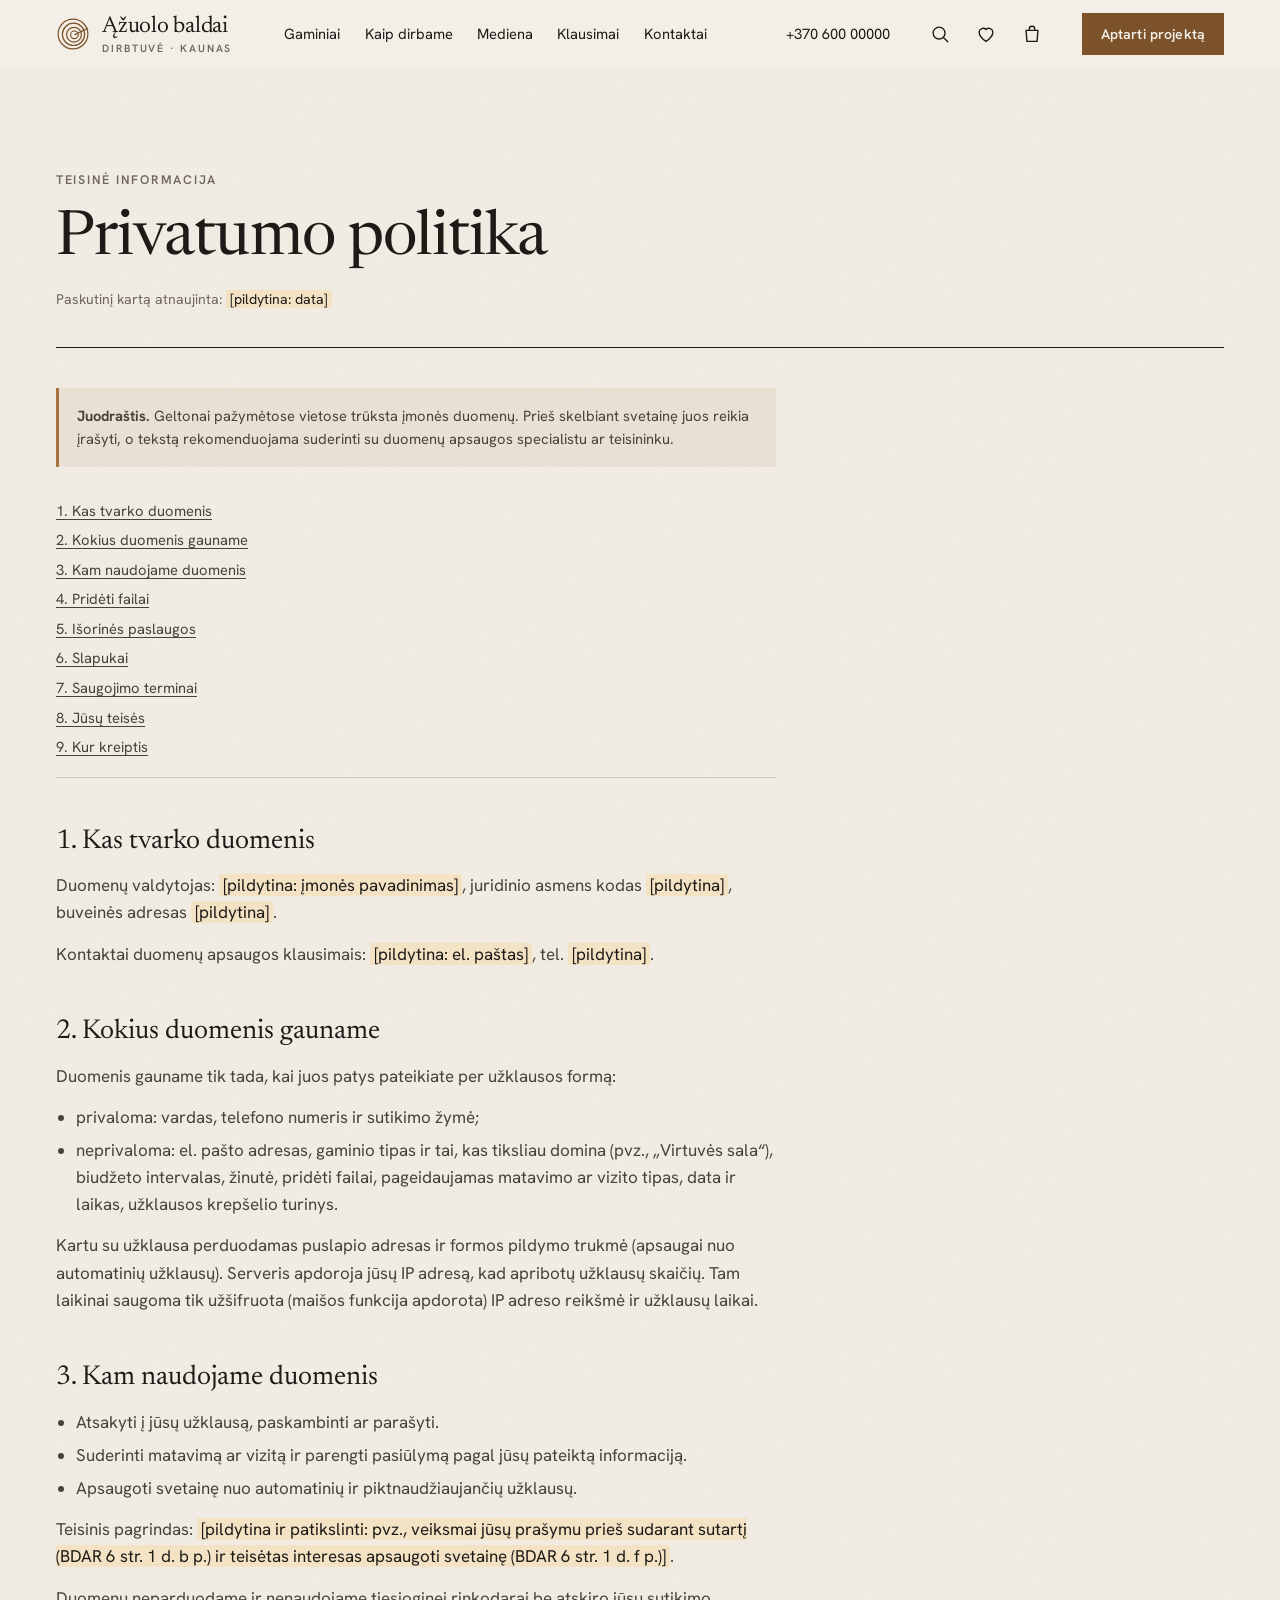
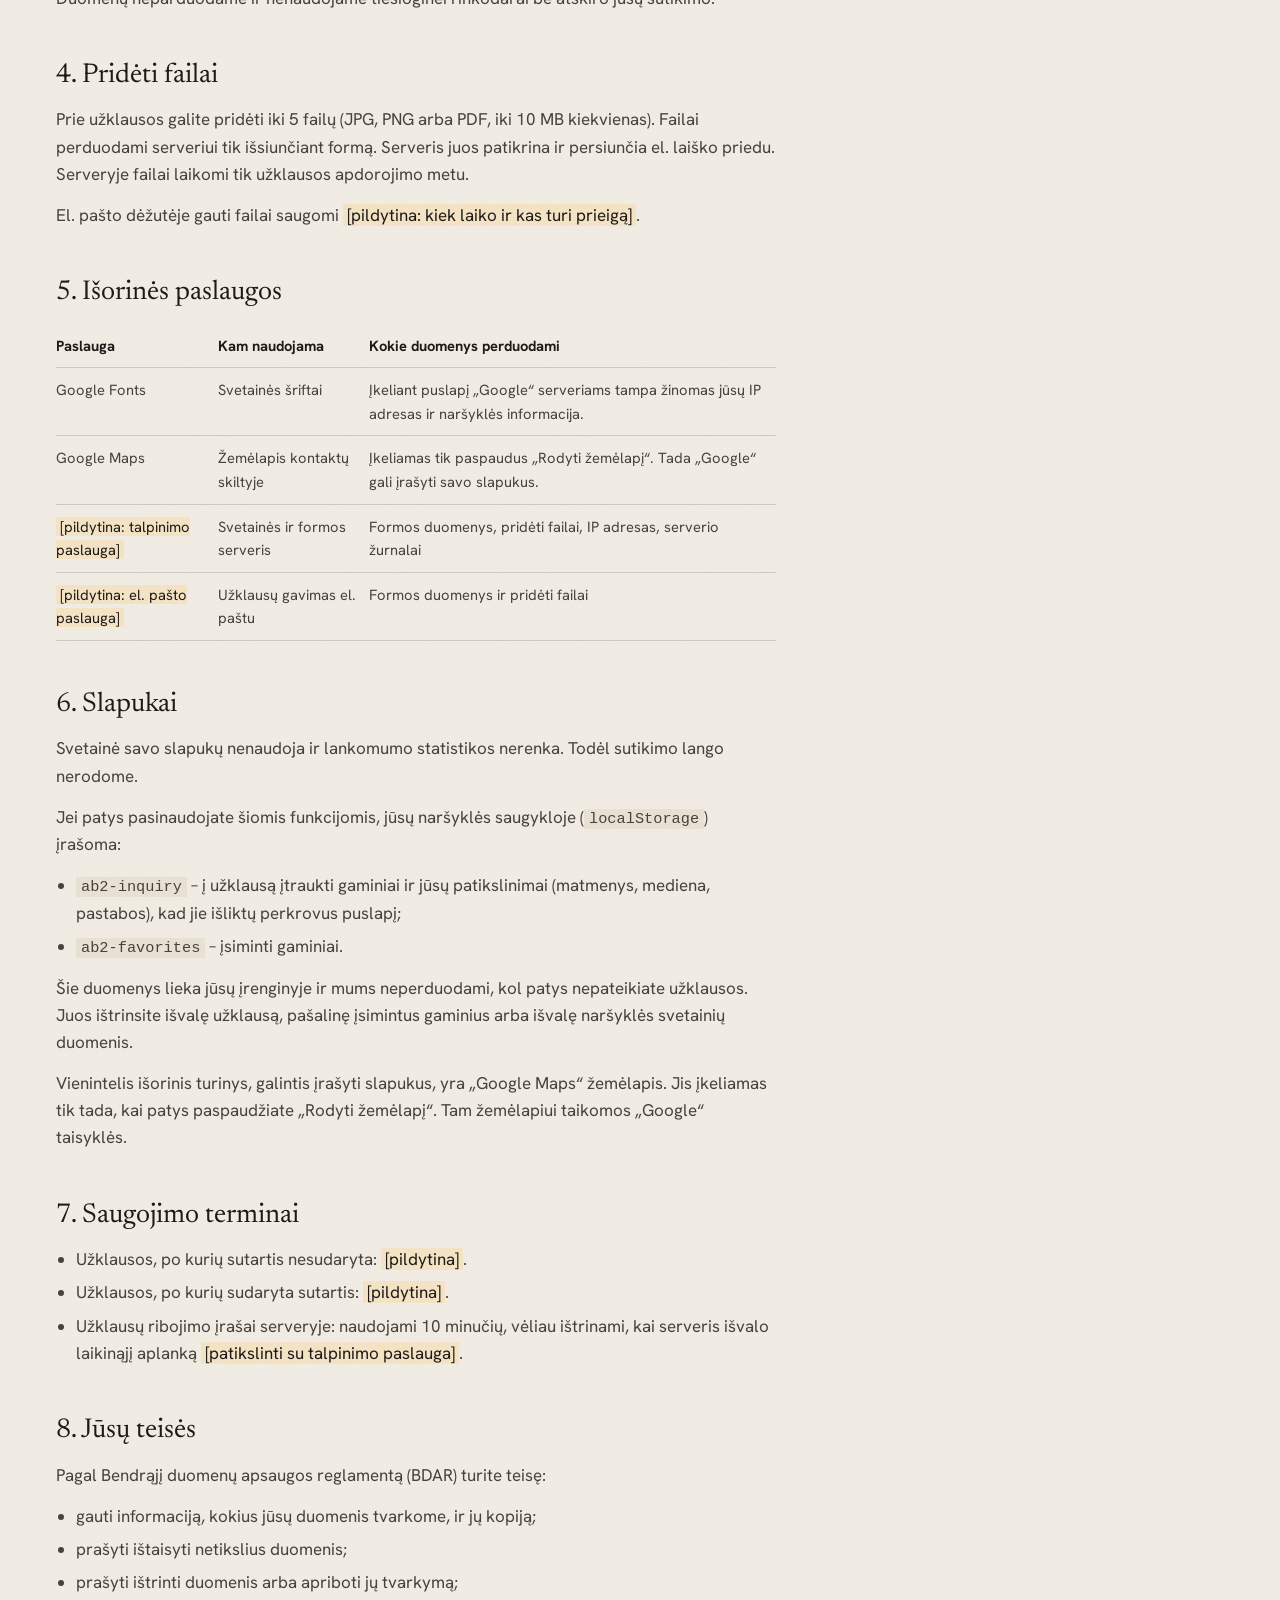
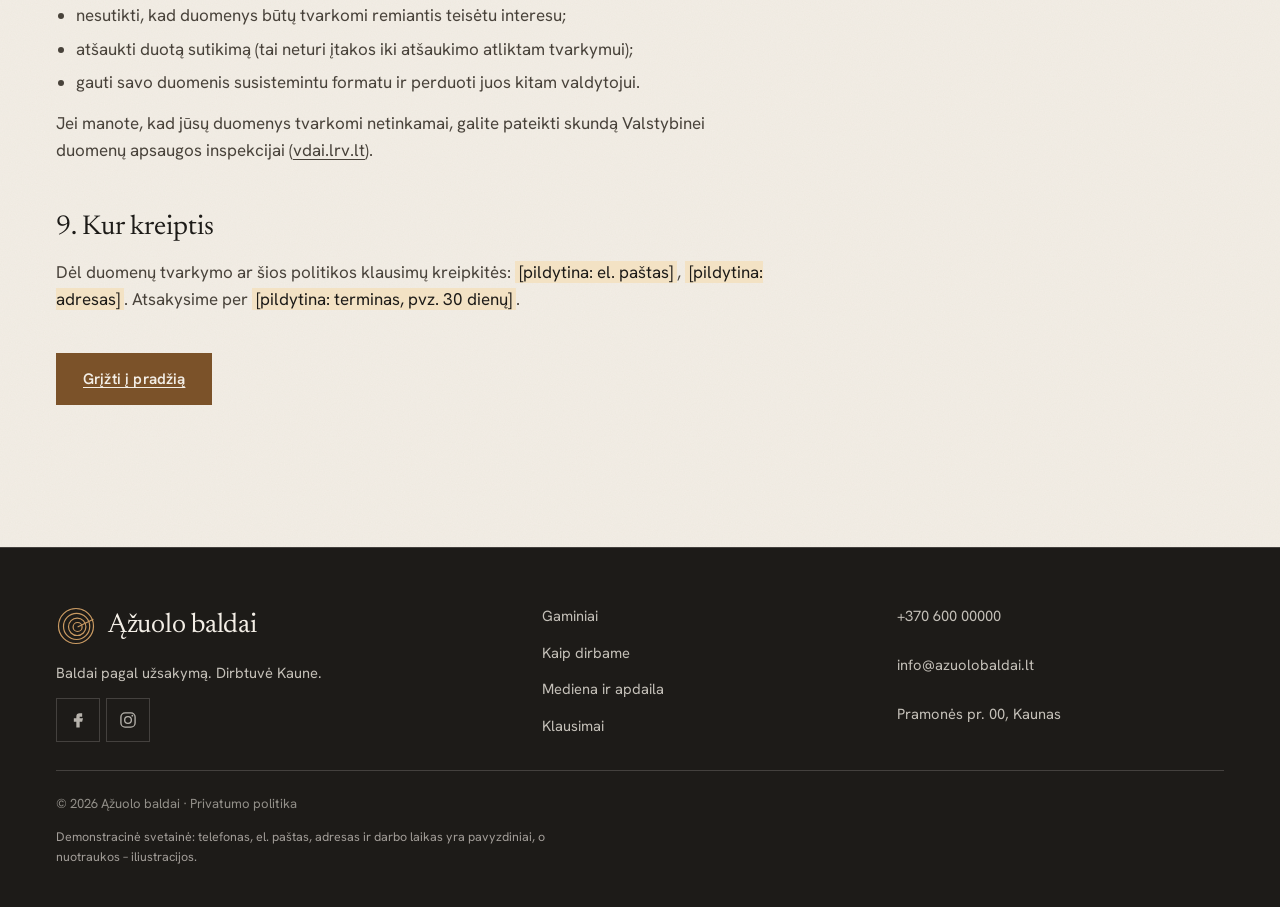
<file: privatumas.html>
<!doctype html>
<html lang="lt">
<head>
  <meta charset="utf-8">
  <meta name="viewport" content="width=device-width, initial-scale=1, viewport-fit=cover">
  <title>Privatumo politika — Ąžuolo baldai</title>
  <meta name="description" content="Ąžuolo baldai privatumo politika: kokie duomenys gaunami per svetainės užklausos formą ir kaip jie tvarkomi.">
  <meta name="robots" content="noindex">
  <meta name="theme-color" content="#f3eee6">
  <link rel="icon" href="data:image/svg+xml,%3Csvg xmlns='http://www.w3.org/2000/svg' viewBox='0 0 40 40'%3E%3Crect width='40' height='40' rx='6' fill='%231d1b18'/%3E%3Cg fill='none' stroke='%23c99a62' stroke-width='2'%3E%3Ccircle cx='20' cy='20' r='14'/%3E%3Ccircle cx='20.6' cy='20.4' r='9.5'/%3E%3Ccircle cx='21.2' cy='20.8' r='5'/%3E%3Cpath d='M21.2 20.8 33.6 14.6'/%3E%3C/g%3E%3C/svg%3E">
  <link rel="preconnect" href="https://fonts.googleapis.com">
  <link rel="preconnect" href="https://fonts.gstatic.com" crossorigin>
  <link href="https://fonts.googleapis.com/css2?family=Newsreader:ital,opsz,wght@0,6..72,400;0,6..72,500;1,6..72,400&family=Hanken+Grotesk:wght@400;500;600&display=swap" rel="stylesheet">
  <link rel="stylesheet" href="styles.css">
</head>
<body>
<a class="skip" href="#turinys">Pereiti prie turinio</a>

<svg width="0" height="0" style="position:absolute" aria-hidden="true">
  <symbol id="i-close" viewBox="0 0 24 24"><path d="M6 6l12 12M18 6 6 18" stroke="currentColor" stroke-width="1.5" stroke-linecap="round"/></symbol>
  <symbol id="i-heart" viewBox="0 0 24 24"><path d="M12 20s-7.5-4.6-7.5-10.1A4.4 4.4 0 0 1 12 7.1a4.4 4.4 0 0 1 7.5 2.8C19.5 15.4 12 20 12 20Z" fill="var(--heart-fill, none)" stroke="currentColor" stroke-width="1.5" stroke-linejoin="round"/></symbol>
  <symbol id="i-bag" viewBox="0 0 24 24"><path d="M5.5 8h13l-1 12h-11l-1-12Z" fill="none" stroke="currentColor" stroke-width="1.5" stroke-linejoin="round"/><path d="M9 8V6.5a3 3 0 0 1 6 0V8" fill="none" stroke="currentColor" stroke-width="1.5"/></symbol>
  <symbol id="i-plus" viewBox="0 0 24 24"><path d="M12 5v14M5 12h14" stroke="currentColor" stroke-width="1.5" stroke-linecap="round"/></symbol>
  <symbol id="i-check" viewBox="0 0 24 24"><path d="m5 12.5 4.5 4.5L19 7.5" fill="none" stroke="currentColor" stroke-width="1.6" stroke-linecap="round" stroke-linejoin="round"/></symbol>
  <symbol id="i-search" viewBox="0 0 24 24"><circle cx="11" cy="11" r="6.5" fill="none" stroke="currentColor" stroke-width="1.5"/><path d="m16 16 4.5 4.5" stroke="currentColor" stroke-width="1.5" stroke-linecap="round"/></symbol>
  <symbol id="i-rings" viewBox="0 0 40 40"><g fill="none" stroke="currentColor"><circle cx="20" cy="20" r="17.5"/><circle cx="20.6" cy="20.4" r="13.1"/><circle cx="21.2" cy="20.8" r="8.7"/><circle cx="21.6" cy="21" r="4.5"/><path d="M21.6 21 37.4 13.2"/></g></symbol>
</svg>

<header class="hdr" id="hdr">
  <div class="wrap hdr__in">
    <a href="./" class="brand" aria-label="Ąžuolo baldai — į pradžią">
      <svg class="brand__mark" aria-hidden="true" focusable="false"><use href="#i-rings"/></svg>
      <span class="brand__txt"><span class="brand__name">Ąžuolo baldai</span><span class="brand__sub">dirbtuvė · Kaunas</span></span>
    </a>
    <nav class="hdr__nav" aria-label="Pagrindinė navigacija">
      <a href="./#gaminiai">Gaminiai</a>
      <a href="./#procesas">Kaip dirbame</a>
      <a href="./#mediena">Mediena</a>
      <a href="./#klausimai">Klausimai</a>
      <a href="./#kontaktai">Kontaktai</a>
    </nav>
    <a href="tel:+37060000000" class="hdr__tel">+370 600 00000</a>
    <a href="./#kontaktai" class="btn btn--sm hdr__cta">Aptarti projektą</a>
    <button class="menu-btn" type="button" aria-haspopup="dialog" aria-controls="menu" data-menu-open>Meniu</button>
  </div>
</header>

<dialog class="menu" id="menu" aria-label="Meniu">
  <div class="menu__top">
    <span class="brand__name">Ąžuolo baldai</span>
    <button class="icon-btn" type="button" data-menu-close aria-label="Uždaryti meniu"><svg><use href="#i-close"/></svg></button>
  </div>
  <nav class="menu__nav" aria-label="Mobilioji navigacija">
    <a href="./#gaminiai"><span>01</span>Gaminiai</a>
    <a href="./#procesas"><span>02</span>Kaip dirbame</a>
    <a href="./#mediena"><span>03</span>Mediena ir apdaila</a>
    <a href="./#klausimai"><span>04</span>Klausimai</a>
    <a href="./#kontaktai"><span>05</span>Kontaktai</a>
  </nav>
  <div class="menu__foot">
    <button type="button" class="btn btn--line btn--block" data-open-search><svg aria-hidden="true"><use href="#i-search"/></svg>Ieškoti gaminio</button>
    <a href="tel:+37060000000" class="btn btn--block">Skambinti +370 600 00000</a>
    <p>Pramonės pr. 00, Kaunas · I–V 8:00–17:00</p>
  </div>
</dialog>

<main id="turinys" class="page">
  <div class="wrap">
    <header class="page__head">
      <p class="label">Teisinė informacija</p>
      <h1 class="h2">Privatumo politika</h1>
      <p class="note">Paskutinį kartą atnaujinta: <span class="fill">[pildytina: data]</span></p>
    </header>

    <div class="prose">
      <p class="draft" role="note"><strong>Juodraštis.</strong> Geltonai pažymėtose vietose trūksta įmonės duomenų. Prieš skelbiant svetainę juos reikia įrašyti, o tekstą rekomenduojama suderinti su duomenų apsaugos specialistu ar teisininku.</p>

      <nav class="toc" aria-label="Turinys">
        <a href="#valdytojas">1. Kas tvarko duomenis</a>
        <a href="#duomenys">2. Kokius duomenis gauname</a>
        <a href="#tikslai">3. Kam naudojame duomenis</a>
        <a href="#failai">4. Pridėti failai</a>
        <a href="#paslaugos">5. Išorinės paslaugos</a>
        <a href="#slapukai">6. Slapukai</a>
        <a href="#saugojimas">7. Saugojimo terminai</a>
        <a href="#teises">8. Jūsų teisės</a>
        <a href="#kreiptis">9. Kur kreiptis</a>
      </nav>

      <h2 id="valdytojas">1. Kas tvarko duomenis</h2>
      <p>Duomenų valdytojas: <span class="fill">[pildytina: įmonės pavadinimas]</span>, juridinio asmens kodas <span class="fill">[pildytina]</span>, buveinės adresas <span class="fill">[pildytina]</span>.</p>
      <p>Kontaktai duomenų apsaugos klausimais: <span class="fill">[pildytina: el. paštas]</span>, tel. <span class="fill">[pildytina]</span>.</p>

      <h2 id="duomenys">2. Kokius duomenis gauname</h2>
      <p>Duomenis gauname tik tada, kai juos patys pateikiate per užklausos formą:</p>
      <ul>
        <li>privaloma: vardas, telefono numeris ir sutikimo žymė;</li>
        <li>neprivaloma: el. pašto adresas, gaminio tipas ir tai, kas tiksliau domina (pvz., „Virtuvės sala“), biudžeto intervalas, žinutė, pridėti failai, pageidaujamas matavimo ar vizito tipas, data ir laikas, užklausos krepšelio turinys.</li>
      </ul>
      <p>Kartu su užklausa perduodamas puslapio adresas ir formos pildymo trukmė (apsaugai nuo automatinių užklausų). Serveris apdoroja jūsų IP adresą, kad apribotų užklausų skaičių. Tam laikinai saugoma tik užšifruota (maišos funkcija apdorota) IP adreso reikšmė ir užklausų laikai.</p>

      <h2 id="tikslai">3. Kam naudojame duomenis</h2>
      <ul>
        <li>Atsakyti į jūsų užklausą, paskambinti ar parašyti.</li>
        <li>Suderinti matavimą ar vizitą ir parengti pasiūlymą pagal jūsų pateiktą informaciją.</li>
        <li>Apsaugoti svetainę nuo automatinių ir piktnaudžiaujančių užklausų.</li>
      </ul>
      <p>Teisinis pagrindas: <span class="fill">[pildytina ir patikslinti: pvz., veiksmai jūsų prašymu prieš sudarant sutartį (BDAR 6 str. 1 d. b p.) ir teisėtas interesas apsaugoti svetainę (BDAR 6 str. 1 d. f p.)]</span>.</p>
      <p>Duomenų neparduodame ir nenaudojame tiesioginei rinkodarai be atskiro jūsų sutikimo.</p>

      <h2 id="failai">4. Pridėti failai</h2>
      <p>Prie užklausos galite pridėti iki 5 failų (JPG, PNG arba PDF, iki 10 MB kiekvienas). Failai perduodami serveriui tik išsiunčiant formą. Serveris juos patikrina ir persiunčia el. laiško priedu. Serveryje failai laikomi tik užklausos apdorojimo metu.</p>
      <p>El. pašto dėžutėje gauti failai saugomi <span class="fill">[pildytina: kiek laiko ir kas turi prieigą]</span>.</p>

      <h2 id="paslaugos">5. Išorinės paslaugos</h2>
      <table>
        <thead><tr><th scope="col">Paslauga</th><th scope="col">Kam naudojama</th><th scope="col">Kokie duomenys perduodami</th></tr></thead>
        <tbody>
          <tr><td>Google Fonts</td><td>Svetainės šriftai</td><td>Įkeliant puslapį „Google“ serveriams tampa žinomas jūsų IP adresas ir naršyklės informacija.</td></tr>
          <tr><td>Google Maps</td><td>Žemėlapis kontaktų skiltyje</td><td>Įkeliamas tik paspaudus „Rodyti žemėlapį“. Tada „Google“ gali įrašyti savo slapukus.</td></tr>
          <tr><td><span class="fill">[pildytina: talpinimo paslauga]</span></td><td>Svetainės ir formos serveris</td><td>Formos duomenys, pridėti failai, IP adresas, serverio žurnalai</td></tr>
          <tr><td><span class="fill">[pildytina: el. pašto paslauga]</span></td><td>Užklausų gavimas el. paštu</td><td>Formos duomenys ir pridėti failai</td></tr>
        </tbody>
      </table>

      <h2 id="slapukai">6. Slapukai</h2>
      <p>Svetainė savo slapukų nenaudoja ir lankomumo statistikos nerenka. Todėl sutikimo lango nerodome.</p>
      <p>Jei patys pasinaudojate šiomis funkcijomis, jūsų naršyklės saugykloje (<code>localStorage</code>) įrašoma:</p>
      <ul>
        <li><code>ab2-inquiry</code> – į užklausą įtraukti gaminiai ir jūsų patikslinimai (matmenys, mediena, pastabos), kad jie išliktų perkrovus puslapį;</li>
        <li><code>ab2-favorites</code> – įsiminti gaminiai.</li>
      </ul>
      <p>Šie duomenys lieka jūsų įrenginyje ir mums neperduodami, kol patys nepateikiate užklausos. Juos ištrinsite išvalę užklausą, pašalinę įsimintus gaminius arba išvalę naršyklės svetainių duomenis.</p>
      <p>Vienintelis išorinis turinys, galintis įrašyti slapukus, yra „Google Maps“ žemėlapis. Jis įkeliamas tik tada, kai patys paspaudžiate „Rodyti žemėlapį“. Tam žemėlapiui taikomos „Google“ taisyklės.</p>

      <h2 id="saugojimas">7. Saugojimo terminai</h2>
      <ul>
        <li>Užklausos, po kurių sutartis nesudaryta: <span class="fill">[pildytina]</span>.</li>
        <li>Užklausos, po kurių sudaryta sutartis: <span class="fill">[pildytina]</span>.</li>
        <li>Užklausų ribojimo įrašai serveryje: naudojami 10 minučių, vėliau ištrinami, kai serveris išvalo laikinąjį aplanką <span class="fill">[patikslinti su talpinimo paslauga]</span>.</li>
      </ul>

      <h2 id="teises">8. Jūsų teisės</h2>
      <p>Pagal Bendrąjį duomenų apsaugos reglamentą (BDAR) turite teisę:</p>
      <ul>
        <li>gauti informaciją, kokius jūsų duomenis tvarkome, ir jų kopiją;</li>
        <li>prašyti ištaisyti netikslius duomenis;</li>
        <li>prašyti ištrinti duomenis arba apriboti jų tvarkymą;</li>
        <li>nesutikti, kad duomenys būtų tvarkomi remiantis teisėtu interesu;</li>
        <li>atšaukti duotą sutikimą (tai neturi įtakos iki atšaukimo atliktam tvarkymui);</li>
        <li>gauti savo duomenis susistemintu formatu ir perduoti juos kitam valdytojui.</li>
      </ul>
      <p>Jei manote, kad jūsų duomenys tvarkomi netinkamai, galite pateikti skundą Valstybinei duomenų apsaugos inspekcijai (<a href="https://vdai.lrv.lt" target="_blank" rel="noopener">vdai.lrv.lt</a>).</p>

      <h2 id="kreiptis">9. Kur kreiptis</h2>
      <p>Dėl duomenų tvarkymo ar šios politikos klausimų kreipkitės: <span class="fill">[pildytina: el. paštas]</span>, <span class="fill">[pildytina: adresas]</span>. Atsakysime per <span class="fill">[pildytina: terminas, pvz. 30 dienų]</span>.</p>

      <p style="margin-top:40px"><a href="./" class="btn">Grįžti į pradžią</a></p>
    </div>
  </div>
</main>

<footer class="ftr">
  <div class="wrap ftr__in">
    <div class="ftr__brand">
      <span class="ftr__logo"><svg class="brand__mark" aria-hidden="true" focusable="false"><use href="#i-rings"/></svg><span class="brand__name">Ąžuolo baldai</span></span>
      <p>Baldai pagal užsakymą. Dirbtuvė Kaune.</p>
    </div>
    <ul class="ftr__links">
      <li><a href="./#gaminiai">Gaminiai</a></li>
      <li><a href="./#procesas">Kaip dirbame</a></li>
      <li><a href="./#mediena">Mediena ir apdaila</a></li>
      <li><a href="./#klausimai">Klausimai</a></li>
    </ul>
    <ul class="ftr__links">
      <li><a href="tel:+37060000000">+370 600 00000</a></li>
      <li><a href="mailto:info@azuolobaldai.lt">info@azuolobaldai.lt</a></li>
      <li>Pramonės pr. 00, Kaunas</li>
    </ul>
    <p class="ftr__legal">© <span data-year>2026</span> Ąžuolo baldai · <a href="privatumas.html" aria-current="page">Privatumo politika</a></p>
    <p class="ftr__demo">Demonstracinė svetainė: telefonas, el. paštas, adresas ir darbo laikas yra pavyzdiniai, o nuotraukos – iliustracijos.</p>
  </div>
</footer>

<script src="config.js"></script>
<script src="js/app.js"></script>
<script src="js/catalog.js"></script>
<script src="js/inquiry.js"></script>
</body>
</html>
</file>
<file: styles.css>
/* =========================================================
   Ąžuolo baldai — 2 versija
   Kryptis: šilti neutralūs tonai, ąžuolas ir grafitas,
   žurnalo tipo kompozicijos, ploni skiriamieji brūkšniai.
   ========================================================= */

:root {
  --paper: #f3eee6;
  --paper-2: #e8e0d3;
  --paper-3: #ddd2c1;
  --ink: #1d1b18;
  --ink-2: #48423a;
  --muted: #6f675b;
  --oak: #a8743f;
  --oak-light: #c99a62;
  --oak-deep: #7b5229;
  --char: #24221f;
  --char-2: #2f2c28;
  --line: rgba(29, 27, 24, .16);
  --line-light: rgba(243, 238, 230, .18);
  --err: #a3341f;
  --ok: #3f6b3a;

  --serif: "Newsreader", Georgia, "Times New Roman", serif;
  --sans: "Hanken Grotesk", system-ui, -apple-system, "Segoe UI", sans-serif;

  --wrap: 1320px;
  --gut: clamp(16px, 4.5vw, 56px);
  --sec: clamp(72px, 10vw, 144px);
  --hdr: 68px;
  --ease: cubic-bezier(.2, .7, .2, 1);
  /* judesio sistema: greiti atsakai 150–250 ms, užvedimas 300–450 ms, atsiradimas 400–600 ms */
  --ease-out: cubic-bezier(.16, 1, .3, 1);
  --t-quick: .2s;
  --t-hover: .4s;
  --t-reveal: .55s;
}

*, *::before, *::after { box-sizing: border-box; }
html { -webkit-text-size-adjust: 100%; scroll-behavior: smooth; scroll-padding-top: calc(var(--hdr) + 12px); }
body {
  margin: 0;
  background: var(--paper);
  color: var(--ink);
  font: 400 17px/1.6 var(--sans);
  -webkit-font-smoothing: antialiased;
  text-rendering: optimizeLegibility;
  overflow-x: hidden;
}
img { display: block; max-width: 100%; height: auto; }
a { color: inherit; }
button, input, select, textarea { font: inherit; color: inherit; }
svg { width: 1em; height: 1em; flex: none; }
h1, h2, h3, h4 { margin: 0; font-weight: 400; }
p { margin: 0; }
ul, ol { margin: 0; padding: 0; list-style: none; }
::selection { background: var(--oak-light); color: var(--ink); }

:focus-visible { outline: 2px solid var(--oak); outline-offset: 3px; }
.sr-only { position: absolute; width: 1px; height: 1px; margin: -1px; padding: 0; overflow: hidden; clip: rect(0 0 0 0); white-space: nowrap; border: 0; }
.skip { position: absolute; left: 12px; top: -60px; z-index: 100; background: var(--ink); color: var(--paper); padding: 10px 16px; text-decoration: none; }
.skip:focus { top: 12px; }

.wrap { width: 100%; max-width: calc(var(--wrap) + var(--gut) * 2); margin: 0 auto; padding: 0 var(--gut); }

/* ---------- Tipografija ---------- */
.h2 {
  font-family: var(--serif);
  font-size: clamp(2.1rem, 1.3rem + 3.2vw, 4rem);
  line-height: 1.06;
  letter-spacing: -.015em;
  text-wrap: balance;
}
.h3 { font-family: var(--serif); font-size: clamp(1.5rem, 1.2rem + 1.2vw, 2.1rem); line-height: 1.15; }
.h4 { font-family: var(--serif); font-size: 1.35rem; line-height: 1.2; }
em { font-style: italic; }
.h2 em, .hero__title em { color: var(--oak-deep); }

.label {
  display: flex; align-items: baseline; gap: 14px;
  font-size: .78rem; font-weight: 600; letter-spacing: .14em; text-transform: uppercase;
  color: var(--muted);
}
.label__n { font-family: var(--serif); font-size: 1rem; letter-spacing: 0; font-weight: 400; color: var(--oak-deep); }
.label--light { color: rgba(243, 238, 230, .7); }
.label--light .label__n { color: var(--oak-light); }
.note { font-size: .88rem; line-height: 1.55; color: var(--muted); max-width: 62ch; }
.muted { color: var(--muted); font-weight: 400; }
/* tekste esančios nuorodos lieka pabrauktos; užvedus pabraukimas nusidažo ąžuolo spalva */
.link, .shead__text a, .check a, .prose a, .note a {
  text-decoration: underline; text-underline-offset: 4px; text-decoration-thickness: 1px;
  transition: text-decoration-color var(--t-hover) var(--ease-out), color var(--t-quick);
}
.link:hover, .shead__text a:hover, .check a:hover, .prose a:hover { text-decoration-color: var(--oak); }
/* atskiros nuorodos (poraštė): pabraukimas „nubrėžiamas“ iš kairės */
.ftr a, .contact__dl a {
  text-decoration: none; border: 0;
  background: linear-gradient(currentColor, currentColor) 0 100% / 0 1px no-repeat;
  transition: background-size var(--t-hover) var(--ease-out), color var(--t-quick);
  padding-bottom: 2px;
}
.contact__dl a { background-image: linear-gradient(var(--oak-light), var(--oak-light)), linear-gradient(var(--line-light), var(--line-light)); background-size: 0 1px, 100% 1px; background-position: 0 100%, 0 100%; background-repeat: no-repeat; }
.ftr a:hover, .ftr a:focus-visible { background-size: 100% 1px; color: var(--paper); }
.contact__dl a:hover, .contact__dl a:focus-visible { background-size: 100% 1px, 100% 1px; }
/* tamsiose skiltyse fokusas šviesesnis, kad būtų gerai matomas */
.process :focus-visible, .contact__info :focus-visible, .ftr :focus-visible, .lb :focus-visible, .mbar :focus-visible { outline-color: var(--oak-light); }

/* ---------- Mygtukai ---------- */
.btn {
  --b: var(--oak-deep); --c: var(--paper);
  display: inline-flex; align-items: center; justify-content: center; gap: 10px;
  min-height: 52px; padding: 0 26px;
  background: var(--b); color: var(--c); border: 1px solid var(--b);
  font-size: .95rem; font-weight: 600; letter-spacing: .01em; text-decoration: none;
  cursor: pointer; -webkit-tap-highlight-color: transparent;
  transition: background-color var(--t-quick) ease-out, color var(--t-quick) ease-out, border-color var(--t-quick) ease-out, transform .15s var(--ease-out);
}
.btn svg { width: 18px; height: 18px; transition: transform var(--t-hover) var(--ease-out); }
.btn:hover { --b: var(--ink); border-color: var(--ink); }
.btn:hover svg { transform: translateX(4px); }
.btn:active { transform: translateY(1px) scale(.985); }
.btn:focus-visible { outline-offset: 4px; }
.btn--line { background: transparent; color: var(--ink); border-color: var(--ink); }
.btn--line:hover { background: var(--ink); color: var(--paper); }
.btn--light { --b: var(--paper); --c: var(--ink); }
.btn--light:hover { --b: var(--oak-light); border-color: var(--oak-light); color: var(--ink); }
.btn--sm { min-height: 42px; padding: 0 18px; font-size: .88rem; }
.btn--block { width: 100%; }
.btn[disabled] { opacity: .6; cursor: progress; }
.icon-btn {
  display: grid; place-items: center; width: 48px; height: 48px;
  background: transparent; border: 1px solid currentColor; cursor: pointer; color: inherit;
}
.icon-btn svg { width: 22px; height: 22px; }

/* ---------- Antraštė ---------- */
.hdr {
  position: sticky; top: 0; z-index: 40;
  background: rgba(243, 238, 230, .92);
  -webkit-backdrop-filter: blur(10px); backdrop-filter: blur(10px);
  border-bottom: 1px solid transparent;
  transition: border-color var(--t-hover) ease-out, box-shadow var(--t-hover) ease-out, background-color var(--t-hover) ease-out;
}
.hdr.is-scrolled { border-bottom-color: var(--line); background: rgba(243, 238, 230, .86); box-shadow: 0 14px 30px -26px rgba(29, 27, 24, .45); }
.hdr__in { display: flex; align-items: center; gap: 28px; height: var(--hdr); }
.brand { display: flex; align-items: center; gap: 12px; min-height: 44px; text-decoration: none; line-height: 1; margin-right: auto; color: var(--ink); }
.brand__txt { display: flex; flex-direction: column; }
.brand__name { font-family: var(--serif); font-size: 1.45rem; letter-spacing: -.01em; }
.brand__sub { font-size: .66rem; font-weight: 600; letter-spacing: .18em; text-transform: uppercase; color: var(--muted); margin-top: 5px; }
.hdr__nav { display: none; gap: clamp(18px, 1.9vw, 28px); }
.hdr__nav a { position: relative; font-size: .92rem; text-decoration: none; padding: 6px 0; white-space: nowrap; }
.hdr__nav a::after {
  content: ""; position: absolute; left: 0; right: 0; bottom: 1px; height: 1px; background: var(--oak);
  transform: scaleX(0); transform-origin: right center; transition: transform var(--t-hover) var(--ease-out);
}
.hdr__nav a:hover::after, .hdr__nav a:focus-visible::after, .hdr__nav a[aria-current="true"]::after { transform: scaleX(1); transform-origin: left center; }
.menu-btn { transition: background-color var(--t-quick), color var(--t-quick), transform .15s var(--ease-out); -webkit-tap-highlight-color: transparent; }
.menu-btn:hover { background: var(--ink); color: var(--paper); }
.menu-btn:active, .icon-btn:active { transform: scale(.96); }
.hdr__tel { display: none; font-size: .92rem; text-decoration: none; font-variant-numeric: tabular-nums; white-space: nowrap; }
.hdr__cta { display: none; }
.menu-btn {
  min-height: 44px; padding: 0 16px; background: transparent; border: 1px solid var(--ink);
  font-size: .85rem; font-weight: 600; letter-spacing: .08em; text-transform: uppercase; cursor: pointer;
}
@media (min-width: 640px) { .hdr__cta { display: inline-flex; } }
@media (min-width: 1100px) {
  .hdr__nav { display: flex; }
  .menu-btn { display: none; }
  .brand { margin-right: 24px; }
  .hdr__nav { margin-right: auto; }
}
@media (min-width: 1280px) { .hdr__tel { display: block; } }

/* ---------- Mobilusis meniu (dialog) ---------- */
.menu {
  width: 100%; max-width: none; height: 100%; max-height: none; margin: 0; padding: 0 var(--gut) 24px;
  border: 0; background: var(--paper); color: var(--ink);
  display: none; flex-direction: column;
}
.menu[open] { display: flex; }
.menu::backdrop { background: rgba(29, 27, 24, .4); }
.menu__top { display: flex; align-items: center; justify-content: space-between; height: var(--hdr); border-bottom: 1px solid var(--line); }
.menu__nav { display: flex; flex-direction: column; padding: 12px 0; }
.menu__nav a {
  display: flex; align-items: baseline; gap: 18px; padding: 16px 0; border-bottom: 1px solid var(--line);
  font-family: var(--serif); font-size: clamp(1.7rem, 7vw, 2.4rem); line-height: 1.1; text-decoration: none;
}
.menu__nav a span { font-family: var(--sans); font-size: .8rem; color: var(--oak-deep); width: 22px; }
.menu__foot { margin-top: auto; display: grid; gap: 10px; padding-top: 24px; }
.menu__foot p { font-size: .88rem; color: var(--muted); text-align: center; margin-top: 6px; }
@media (prefers-reduced-motion: no-preference) {
  .menu[open] { animation: menuIn .35s var(--ease); }
  @keyframes menuIn { from { opacity: 0; transform: translateY(-12px); } }
}

/* ---------- Pradžia ---------- */
.hero { display: grid; border-bottom: 1px solid var(--line); }
.hero__text { padding: clamp(40px, 8vw, 72px) var(--gut) 44px; display: flex; flex-direction: column; gap: 22px; }
.hero__title {
  font-family: var(--serif); font-weight: 400;
  font-size: clamp(2.6rem, 1.4rem + 6vw, 5.6rem);
  line-height: 1.02; letter-spacing: -.025em; text-wrap: balance;
}
.hero__lead { font-size: clamp(1.02rem, .95rem + .3vw, 1.18rem); color: var(--ink-2); max-width: 46ch; }
.hero__actions { display: flex; flex-wrap: wrap; gap: 12px; margin-top: 6px; }
.hero__facts {
  margin: 18px 0 0; display: grid; grid-template-columns: 1fr; border-top: 1px solid var(--line);
}
.hero__facts div { display: flex; justify-content: space-between; gap: 16px; padding: 12px 0; border-bottom: 1px solid var(--line); }
.hero__facts dt { font-size: .74rem; font-weight: 600; letter-spacing: .12em; text-transform: uppercase; color: var(--muted); padding-top: 3px; }
.hero__facts dd { margin: 0; font-size: .95rem; text-align: right; }
.hero__facts a { text-decoration: none; }
.hero__media { position: relative; margin: 0; order: -1; aspect-ratio: 5 / 4; max-height: 52svh; width: 100%; overflow: hidden; background: var(--paper-2); }
.hero__text { padding-top: 28px; }
.hero__actions .btn { flex: 1 1 auto; }
.hero__media img { width: 100%; height: 100%; object-fit: cover; object-position: 50% 40%; }
figcaption, .fig-tag {
  position: absolute; left: 12px; bottom: 12px;
  padding: 4px 9px; background: rgba(29, 27, 24, .66); color: var(--paper);
  font-size: .7rem; letter-spacing: .06em;
}
@media (min-width: 520px) and (max-width: 899px) {
  .hero__facts { grid-template-columns: repeat(3, 1fr); border-bottom: 1px solid var(--line); }
  .hero__facts div { flex-direction: column; gap: 4px; border-bottom: 0; padding-right: 12px; }
  .hero__facts dd { text-align: left; }
}
@media (min-width: 900px) {
  .hero { grid-template-columns: minmax(0, 1.05fr) minmax(0, 1fr); min-height: calc(100svh - var(--hdr)); }
  .hero__text {
    justify-content: flex-end; padding-bottom: clamp(36px, 5vw, 64px);
    padding-left: max(var(--gut), calc((100vw - var(--wrap)) / 2));
    padding-right: clamp(32px, 4vw, 72px);
  }
  .hero__media { order: 0; aspect-ratio: auto; max-height: none; border-left: 1px solid var(--line); }
  /* visa pradžia (antraštė, tekstas, mygtukai, kontaktai) turi tilpti į pirmą ekraną ir žemuose
     nešiojamų kompiuterių ekranuose (pvz. 1366 × 768), todėl dydžiai priklauso ir nuo ekrano aukščio */
  .hero__text { padding-top: clamp(28px, 5vh, 72px); padding-bottom: clamp(24px, 4vh, 64px); gap: clamp(14px, 2.2vh, 22px); }
  .hero__title { font-size: clamp(2.8rem, min(1.2rem + 4.4vw, 10vh), 5.2rem); }
  .hero__facts { margin-top: clamp(4px, 1.4vh, 18px); }
  .hero__actions .btn { flex: 0 0 auto; }
  .hero__facts { grid-template-columns: repeat(3, 1fr); border-bottom: 1px solid var(--line); }
  .hero__facts div { flex-direction: column; gap: 4px; border-bottom: 0; padding-right: 12px; }
  .hero__facts div + div { border-left: 1px solid var(--line); padding-left: 16px; }
  .hero__facts dd { text-align: left; }
}

/* ---------- Sekcijos ---------- */
.section { padding: var(--sec) 0; }
.section--tight { padding-top: 0; }
.shead { display: grid; gap: 18px; margin-bottom: clamp(36px, 6vw, 72px); max-width: 980px; }
.shead__text { color: var(--ink-2); max-width: 58ch; }
.shead__text a { text-underline-offset: 3px; }
@media (min-width: 900px) {
  .shead { grid-template-columns: 220px minmax(0, 1fr); column-gap: 40px; max-width: none; }
  .shead > .label { grid-row: 1 / span 2; padding-top: 14px; }
  .shead > .h2 { max-width: 18ch; }
  .shead--side { grid-template-columns: 1fr; }
  .shead--side > .label { grid-row: auto; padding-top: 0; }
}

/* ---------- Gaminiai ---------- */
.products__grid { display: grid; gap: 40px; }
.plist { border-top: 1px solid var(--ink); counter-reset: p; }
.prow { border-bottom: 1px solid var(--line); }
.prow__link {
  display: grid; grid-template-columns: 34px minmax(0, 1fr) 84px; align-items: center; gap: 4px 16px;
  padding: 20px 0; text-decoration: none; position: relative;
}
.prow__n { align-self: start; padding-top: 6px; font-family: var(--serif); font-size: .95rem; color: var(--oak-deep); }
.prow__body { display: grid; gap: 6px; }
.prow__title { font-family: var(--serif); font-size: clamp(1.5rem, 1.15rem + 1.5vw, 2.3rem); line-height: 1.1; }
.prow__text { font-size: .94rem; color: var(--ink-2); max-width: 46ch; }
.prow__thumb { width: 84px; height: 84px; object-fit: cover; align-self: start; }
.prow__go { display: none; }
.products__preview { display: none; }
.products__hint { margin-top: 18px; font-size: .86rem; color: var(--muted); }
.prow__tags { display: block; margin-top: 2px; font-size: .8rem; letter-spacing: .01em; color: var(--muted); }

/* Kaina: be kainoraščio, tik veiksniai ir biudžetas */
.pricing { margin-top: clamp(48px, 7vw, 88px); padding-top: 28px; border-top: 1px solid var(--ink); display: grid; gap: 22px; }
.pricing__head { display: grid; gap: 10px; }
.pricing__head p { color: var(--ink-2); max-width: 52ch; }
.pricing__list { display: grid; grid-template-columns: repeat(2, minmax(0, 1fr)); gap: 0 16px; }
.pricing__list li { display: grid; gap: 2px; padding: 14px 0; border-bottom: 1px solid var(--line); }
.pricing__list strong { font-family: var(--serif); font-weight: 400; font-size: 1.3rem; line-height: 1.15; }
.pricing__list span { font-size: .88rem; color: var(--muted); }
.pricing__cta { color: var(--ink-2); max-width: 60ch; }
.pricing__cta .link { white-space: nowrap; font-weight: 600; color: var(--ink); }
@media (min-width: 900px) {
  .pricing { grid-template-columns: minmax(0, .8fr) minmax(0, 1.6fr); column-gap: clamp(40px, 6vw, 96px); align-items: start; }
  .pricing__list { grid-template-columns: repeat(3, minmax(0, 1fr)); row-gap: 18px; }
  .pricing__list li { border-bottom: 0; border-left: 1px solid var(--line); padding: 4px 0 4px 14px; }
  .pricing__cta { grid-column: 2; }
}
@media (min-width: 1240px) {
  .pricing__list { grid-template-columns: repeat(5, minmax(0, 1fr)); }
  .pricing__list strong { font-size: 1.2rem; }
}
@media (hover: hover) {
  .prow__title { transition: color .25s; background: linear-gradient(currentColor, currentColor) 0 100% / 0 1px no-repeat; transition: background-size .4s var(--ease), color .25s; }
  .prow__link:hover .prow__title { color: var(--oak-deep); background-size: 100% 1px; }
}
@media (min-width: 900px) {
  .products__grid { grid-template-columns: minmax(0, 1.25fr) minmax(0, 1fr); gap: clamp(40px, 6vw, 96px); align-items: start; }
  .prow__link { grid-template-columns: 56px minmax(0, 1fr) 40px; padding: 26px 0; }
  .prow__thumb { display: none; }
  .prow__go { display: grid; place-items: center; width: 40px; height: 40px; border: 1px solid var(--line); transition: background .25s, color .25s, border-color .25s; }
  .prow__go svg { width: 18px; height: 18px; }
  .prow.is-active .prow__go, .prow__link:focus-visible .prow__go { background: var(--ink); color: var(--paper); border-color: var(--ink); }
  .products__preview {
    display: block; position: sticky; top: calc(var(--hdr) + 32px); margin: 0;
    aspect-ratio: 4 / 5; overflow: hidden; background: var(--paper-2);
  }
  .products__preview img { position: absolute; inset: 0; width: 100%; height: 100%; object-fit: cover; opacity: 0; transform: scale(1.02); transition: opacity .32s ease-out, transform .45s var(--ease-out); }
  .products__preview img.is-on { transform: none; }
  .products__preview img.is-on { opacity: 1; }
  .products__preview figcaption { z-index: 2; }
}

/* ---------- Interjerų mozaika ---------- */
.gallery__head { display: grid; gap: 10px; padding-top: clamp(40px, 6vw, 64px); border-top: 1px solid var(--line); margin-bottom: 28px; }
@media (min-width: 900px) { .gallery__head { grid-template-columns: minmax(0, 1fr) minmax(0, 1fr); align-items: end; gap: 40px; } .gallery__head .note { justify-self: end; } }
.mosaic { display: grid; grid-template-columns: repeat(2, minmax(0, 1fr)); grid-auto-flow: dense; gap: 8px; }
.m { margin: 0; overflow: hidden; background: var(--paper-2); }
.m__btn { position: relative; display: block; width: 100%; height: 100%; padding: 0; border: 0; background: none; cursor: zoom-in; overflow: hidden; }
.m__btn:focus-visible { outline-offset: -3px; }
.m__btn img { width: 100%; height: 100%; object-fit: cover; transition: transform var(--t-hover) var(--ease-out); }
/* užrašas visada matomas (ir telefone); užvedus pelę jis pakyla ir paryškėja */
.m__cap {
  position: absolute; left: 0; right: 0; bottom: 0; padding: 34px 14px 12px;
  display: flex; align-items: center; gap: 10px;
  color: #fff; font-size: .8rem; font-weight: 500; letter-spacing: .02em; text-align: left;
  background: linear-gradient(transparent, rgba(20, 19, 17, .55));
  transition: transform var(--t-hover) var(--ease-out);
}
.m__cap::before { content: ""; width: 14px; height: 1px; background: var(--oak-light); transition: width var(--t-hover) var(--ease-out); }
@media (hover: hover) {
  .m__btn:hover .m__cap, .m__btn:focus-visible .m__cap { transform: translateY(-4px); }
  .m__btn:hover .m__cap::before, .m__btn:focus-visible .m__cap::before { width: 28px; }
}
@media (min-width: 900px) { .m__cap { font-size: .86rem; padding: 40px 18px 16px; } }
.m--a, .m--c { aspect-ratio: 3 / 4; }
.m--b { grid-column: span 2; aspect-ratio: 16 / 9; }
.m--d, .m--e { aspect-ratio: 1; }
@media (hover: hover) { .m__btn:hover img, .m__btn:focus-visible img { transform: scale(1.04); } }
@media (min-width: 900px) {
  .mosaic { grid-template-columns: repeat(12, minmax(0, 1fr)); grid-auto-rows: clamp(84px, 8vw, 118px); gap: 12px; }
  .m { aspect-ratio: auto !important; }
  .m--a { grid-column: 1 / span 4; grid-row: 1 / span 5; }
  .m--b { grid-column: 5 / span 8; grid-row: 1 / span 5; }
  .m--c { grid-column: 1 / span 3; grid-row: 6 / span 4; }
  .m--d { grid-column: 4 / span 5; grid-row: 6 / span 4; }
  .m--e { grid-column: 9 / span 4; grid-row: 6 / span 4; }
}

/* ---------- Procesas ---------- */
.process { background: var(--char); color: var(--paper); padding: var(--sec) 0; }
.process__grid { display: grid; gap: 48px; }
.process__intro { display: grid; gap: 22px; align-content: start; }
.process__intro > p:not(.label) { color: rgba(243, 238, 230, .78); max-width: 46ch; }
.process .h2 em { color: var(--oak-light); }
.process__photo { position: relative; margin: 12px 0 0; width: min(68%, 340px); aspect-ratio: 2 / 3; overflow: hidden; }
.process__photo img { width: 100%; height: 100%; object-fit: cover; }
.steps { border-top: 1px solid var(--line-light); }
.step { position: relative; display: grid; grid-template-columns: 52px minmax(0, 1fr); gap: 16px; padding: 26px 0; border-bottom: 1px solid var(--line-light); }
/* plona linija jungia žingsnio numerį su kitu žingsniu */
.step::before {
  content: ""; position: absolute; left: 10px; top: calc(26px + 2.6rem); bottom: -26px; width: 1px;
  background: linear-gradient(rgba(201, 154, 98, .55), rgba(201, 154, 98, .15));
  transform-origin: top center;
}
.step:last-child::before { display: none; }
.step__n { font-family: var(--serif); font-size: 2.2rem; line-height: 1; color: var(--oak-light); }
.step h3 { font-family: var(--serif); font-size: 1.5rem; line-height: 1.2; margin-bottom: 8px; }
.step p { color: rgba(243, 238, 230, .75); font-size: .98rem; max-width: 52ch; }
@media (min-width: 900px) {
  .process__grid { grid-template-columns: minmax(0, .9fr) minmax(0, 1.1fr); gap: clamp(48px, 7vw, 120px); }
  .process__intro { position: sticky; top: calc(var(--hdr) + 32px); }
  .step { grid-template-columns: 80px minmax(0, 1fr); padding: 34px 0; }
  .step__n { font-size: 3rem; }
  .step::before { left: 13px; top: calc(34px + 3.5rem); bottom: -34px; }
}

/* ---------- Mediena ir apdaila ---------- */
.wood .h2 { max-width: 22ch; }

/* Medienos rūšys: didelis vaizdas ir pasirinkimas šalia */
.woodx { display: grid; gap: 28px; }
.woodx__stage {
  position: relative; overflow: hidden; background: var(--paper-2);
  aspect-ratio: 4 / 3;
}
.woodx__layer { position: absolute; inset: 0; margin: 0; opacity: 0; transition: opacity .3s ease-out; }
.woodx__layer.is-on { opacity: 1; }
.woodx__layer img { width: 100%; height: 100%; object-fit: cover; transform: scale(1.03); transition: transform .6s var(--ease-out); }
.woodx__layer.is-on img { transform: none; }
.woodx__layer figcaption { z-index: 2; right: 12px; max-width: max-content; }
.woodx__credit { font-size: .76rem; line-height: 1.5; color: var(--muted); }
.woodx__credit a { color: inherit; text-underline-offset: 3px; }

.woodx__side { display: grid; gap: 22px; align-content: start; }

/* Pasirinkimas: telefone 2 × 2 mygtukai, kompiuteryje vertikalus sąrašas */
.woodx__tabs { display: grid; grid-template-columns: 1fr 1fr; gap: 8px; }
.woodx__tabs[hidden] { display: none; }
@media (min-width: 640px) and (max-width: 999px) { .woodx__tabs { grid-template-columns: repeat(4, minmax(0, 1fr)); } }
.wtab {
  /* telefone: numeris ir spalvos taškas viršuje, pavadinimas visu pločiu apačioje, kad ilgi žodžiai tilptų */
  position: relative; display: grid; grid-template-columns: minmax(0, 1fr) auto; grid-template-areas: "n chip" "name name";
  align-items: center; gap: 6px 10px;
  min-height: 64px; padding: 10px 12px 12px; text-align: left; cursor: pointer;
  background: transparent; border: 1px solid var(--paper-3); color: var(--muted);
  -webkit-tap-highlight-color: transparent;
  transition: border-color var(--t-quick) ease-out, color var(--t-quick) ease-out, background-color var(--t-quick) ease-out;
}
.wtab__n { grid-area: n; font-family: var(--serif); font-size: .85rem; color: var(--oak-deep); }
.wtab__name { grid-area: name; font-family: var(--serif); font-size: 1.2rem; line-height: 1.1; color: inherit; overflow-wrap: anywhere; }
.wtab__chip { grid-area: chip; width: 16px; height: 16px; border-radius: 50%; background: var(--tone); box-shadow: inset 0 0 0 1px rgba(29, 27, 24, .15); transition: transform var(--t-hover) var(--ease-out); }
.wtab:hover { color: var(--ink); border-color: var(--muted); }
.wtab[aria-selected="true"] { color: var(--ink); border-color: var(--ink); background: #fbf8f3; }
.wtab[aria-selected="true"] .wtab__chip { transform: scale(1.2); }
.wtab:active { transform: scale(.985); }

/* Aprašymas */
.woodx__panels { position: relative; }
.wpanel { padding: 0; }
.wpanel + .wpanel { margin-top: 28px; } /* be JS visi aprašymai matomi iš eilės */
.woodx.is-ready .wpanel + .wpanel { margin-top: 0; }
.wpanel__name { font-family: var(--serif); font-size: clamp(2rem, 1.5rem + 2vw, 3.2rem); line-height: 1.02; letter-spacing: -.015em; margin-bottom: 18px; }
.wpanel__dl { margin: 0; border-top: 1px solid var(--ink); }
.wpanel__dl div { display: grid; grid-template-columns: 96px minmax(0, 1fr); gap: 16px; padding: 14px 0; border-bottom: 1px solid var(--line); }
.wpanel__dl dt { font-size: .74rem; font-weight: 600; letter-spacing: .12em; text-transform: uppercase; color: var(--muted); padding-top: 4px; }
.wpanel__dl dd { margin: 0; color: var(--ink-2); }
.woodx__note { font-size: .84rem; }

/* Dviejų rūšių palyginimas */
.wcmp-pick { display: flex; flex-wrap: wrap; align-items: center; gap: 8px 10px; }
.wcmp-pick[hidden] { display: none; }
.wcmp-pick__label { font-size: .74rem; font-weight: 600; letter-spacing: .12em; text-transform: uppercase; color: var(--muted); margin-right: 4px; }
.wcmp-pick__opts { display: flex; flex-wrap: wrap; gap: 6px; }
.wcmp-opt {
  min-height: 40px; padding: 0 14px; border: 1px solid var(--paper-3); background: transparent; color: var(--ink-2);
  font-family: var(--serif); font-size: 1rem; cursor: pointer; -webkit-tap-highlight-color: transparent;
  transition: background-color var(--t-quick) ease-out, color var(--t-quick) ease-out, border-color var(--t-quick) ease-out;
}
.wcmp-opt[hidden] { display: none; }
.wcmp-opt:hover { border-color: var(--ink); color: var(--ink); }
.wcmp-opt[aria-pressed="true"] { background: var(--ink); border-color: var(--ink); color: var(--paper); }
.wcmp-opt:active { transform: scale(.97); }
.wcmp[hidden] { display: none; }
.wcmp__table { width: 100%; border-collapse: collapse; table-layout: fixed; }
.wcmp__table thead th {
  text-align: left; font-family: var(--serif); font-weight: 400; font-size: clamp(1.35rem, 1.1rem + 1.6vw, 2.4rem); line-height: 1.05;
  padding: 0 14px 14px 0; border-bottom: 1px solid var(--ink); vertical-align: bottom;
}
.wcmp__table thead th + th { padding-left: 14px; border-left: 1px solid var(--line); }
.wcmp__lbl th { text-align: left; font-size: .72rem; font-weight: 600; letter-spacing: .12em; text-transform: uppercase; color: var(--muted); padding: 14px 0 4px; }
.wcmp__table td { vertical-align: top; padding: 0 14px 14px 0; color: var(--ink-2); border-bottom: 1px solid var(--line); }
.wcmp__table td + td { padding-left: 14px; border-left: 1px solid var(--line); }
.wcmp__close { margin-top: 10px; min-height: 44px; padding: 0; background: none; border: 0; cursor: pointer; font-size: .9rem; color: var(--ink); text-decoration: underline; text-underline-offset: 4px; text-decoration-thickness: 1px; }
.wcmp__close:hover { text-decoration-color: var(--oak); }
/* padalytas vaizdas: kairėje pasirinkta rūšis, dešinėje lyginama */
.woodx__layer { transition: opacity .3s ease-out, clip-path .35s var(--ease-out); clip-path: inset(0); }
.woodx__stage.is-split .woodx__layer.is-left { clip-path: inset(0 50% 0 0); }
.woodx__stage.is-split .woodx__layer.is-right { clip-path: inset(0 0 0 50%); }
.woodx__stage.is-split .woodx__layer.is-right figcaption { left: auto; right: 12px; }
.woodx__stage.is-split .woodx__layer figcaption { max-width: calc(50% - 24px); }
.woodx__stage::after { content: ""; position: absolute; top: 0; bottom: 0; left: 50%; width: 2px; margin-left: -1px; background: var(--paper); opacity: 0; transition: opacity .3s ease-out; z-index: 3; }
.woodx__stage.is-split::after { opacity: 1; }
@media (max-width: 639px) { .woodx__stage.is-split .woodx__layer figcaption { display: none; } } /* siaurame ekrane pavadinimai matomi palyginimo lentelėje */

@media (min-width: 1000px) {
  .woodx { grid-template-columns: minmax(0, 1.25fr) minmax(0, 1fr); gap: clamp(40px, 6vw, 96px); align-items: start; }
  .woodx__stage { aspect-ratio: 4 / 5; }
  .woodx__tabs { grid-template-columns: 1fr; gap: 0; border-top: 1px solid var(--line); }
  .wtab {
    grid-template-columns: 40px minmax(0, 1fr) auto; grid-template-areas: "n name chip"; min-height: 62px; padding: 12px 0 12px 18px;
    border: 0; border-bottom: 1px solid var(--line); background: transparent;
  }
  /* aktyvi rūšis pažymima plona vertikalia linija kairėje */
  .wtab::before {
    content: ""; position: absolute; left: 0; top: 12px; bottom: 12px; width: 2px; background: var(--oak);
    transform: scaleY(0); transition: transform var(--t-hover) var(--ease-out);
  }
  .wtab__name { font-size: 1.55rem; }
  .wtab:hover { background: transparent; }
  .wtab[aria-selected="true"] { background: transparent; border-color: var(--line); }
  .wtab[aria-selected="true"]::before { transform: none; }
  .wtab:focus-visible { outline-offset: -2px; }
}

/* Alyva ir lakas */
.finishx { margin-top: clamp(64px, 9vw, 120px); }
.finishx__head { display: grid; gap: 10px; margin-bottom: 28px; }
@media (min-width: 900px) { .finishx__head { grid-template-columns: minmax(0, 1fr) minmax(0, 1fr); align-items: end; gap: 40px; } .finishx__head .note { justify-self: end; } }
.finishx__grid { display: grid; gap: 12px; }
.fpanel { display: grid; align-content: start; background: var(--paper-2); }
.fpanel--lacquer { background: var(--char); color: var(--paper); }
/* žema juosta (telefone 8:3, kompiuteryje 13:4), kad palyginimas tilptų viename ekrane */
.fpanel__img { position: relative; margin: 0; aspect-ratio: 8 / 3; overflow: hidden; }
.fpanel__img img { width: 100%; height: 100%; object-fit: cover; object-position: 50% 62%; }
@media (min-width: 900px) { .fpanel__img { aspect-ratio: 13 / 4; } }
/* lako kortelė: tas pats vaizdas, o blizgesys pavaizduotas grafiškai (įstrižas atspindys ir šviesesnis viršus) */
.fpanel__img--gloss::after {
  content: ""; position: absolute; inset: 0; pointer-events: none;
  background:
    linear-gradient(112deg, rgba(255, 255, 255, 0) 20%, rgba(255, 255, 255, .16) 34%, rgba(255, 255, 255, .58) 44%, rgba(255, 255, 255, .16) 52%, rgba(255, 255, 255, 0) 62%, rgba(255, 255, 255, .12) 70%, rgba(255, 255, 255, 0) 76%),
    linear-gradient(180deg, rgba(255, 255, 255, .2), rgba(255, 255, 255, 0) 60%);
}
.fpanel__img figcaption { z-index: 2; }
/* švelnus priartėjimas tik pelei ir tik jei lankytojas neprašė mažinti judesio */
@media (hover: hover) and (min-width: 900px) and (prefers-reduced-motion: no-preference) {
  .fpanel__img img { transition: transform .35s var(--ease-out); }
  .fpanel:hover .fpanel__img img { transform: scale(1.03); }
}
.finishx__imgnote { margin-top: 14px; font-size: .8rem; color: var(--muted); }
.finishx__guide { display: grid; gap: 14px; margin-top: clamp(28px, 4vw, 40px); padding-top: 22px; border-top: 1px solid var(--ink); }
.finishx__guide-h { font-family: var(--serif); font-style: italic; font-size: 1.35rem; line-height: 1.2; color: var(--oak-deep); }
/* rekomendacijos sulygiuotos po atitinkamomis kortelėmis */
.finishx__picks { display: grid; gap: 12px; }
.finishx__picks li { font-family: var(--serif); font-size: clamp(1.08rem, 1rem + .35vw, 1.25rem); line-height: 1.5; color: var(--ink-2); padding-left: 16px; border-left: 2px solid var(--oak); }
.finishx__picks li + li { border-left-color: var(--char); }
.finishx__picks strong { font-weight: 500; color: var(--ink); }
.finishx__guide-note { font-size: .9rem; color: var(--muted); }
@media (min-width: 900px) {
  .finishx__picks { grid-template-columns: 1fr 1fr; column-gap: 12px; }
  .finishx__picks li { margin: 0 24px; }
}
.fpanel__name { font-family: var(--serif); font-size: clamp(2rem, 1.6rem + 1.6vw, 2.8rem); line-height: 1; padding: 26px 24px 18px; }
.fpanel__dl { margin: 0 24px 26px; border-top: 1px solid currentColor; }
.fpanel__dl div { display: grid; gap: 4px; padding: 14px 0; border-bottom: 1px solid var(--line); }
.fpanel--lacquer .fpanel__dl div { border-bottom-color: var(--line-light); }
.fpanel__dl dt { font-size: .72rem; font-weight: 600; letter-spacing: .12em; text-transform: uppercase; color: var(--muted); }
.fpanel--lacquer .fpanel__dl dt { color: rgba(243, 238, 230, .7); }
.fpanel__dl dd { margin: 0; font-size: 1rem; }
@media (min-width: 640px) {
  .fpanel__dl div { grid-template-columns: 150px minmax(0, 1fr); gap: 16px; align-items: baseline; }
}
@media (min-width: 900px) {
  /* abu skydeliai greta; eilutės sulygiuotos, kad tą pačią savybę būtų galima palyginti vienu žvilgsniu */
  .finishx__grid { grid-template-columns: 1fr 1fr; grid-template-rows: repeat(6, auto); column-gap: 12px; row-gap: 0; }
  .fpanel { grid-row: span 6; grid-template-rows: subgrid; }
  .fpanel__dl { display: grid; grid-row: span 4; grid-template-rows: subgrid; }
  .fpanel__dl div { grid-template-columns: 1fr; gap: 4px; }
}
@media (min-width: 1100px) { .fpanel__dl div { grid-template-columns: 140px minmax(0, 1fr); gap: 16px; } }

/* ---------- DUK ---------- */
.faq { padding-top: 0; }
.faq__grid { display: grid; gap: 8px; border-top: 1px solid var(--line); padding-top: var(--sec); }
.faq .shead { margin-bottom: 24px; }
@media (min-width: 900px) {
  .faq__grid { grid-template-columns: minmax(0, .8fr) minmax(0, 1.2fr); gap: clamp(40px, 6vw, 96px); }
  .faq .shead { align-content: start; position: sticky; top: calc(var(--hdr) + 32px); }
}
.faq__list { border-top: 1px solid var(--ink); }
.qa { border-bottom: 1px solid var(--line); }
.qa summary {
  list-style: none; cursor: pointer; display: flex; justify-content: space-between; gap: 20px; align-items: flex-start;
  padding: 22px 0; font-family: var(--serif); font-size: clamp(1.2rem, 1.05rem + .6vw, 1.5rem); line-height: 1.25;
}
.qa summary::-webkit-details-marker { display: none; }
.qa summary::after {
  content: ""; flex: none; width: 14px; height: 14px; margin-top: 8px;
  background: linear-gradient(currentColor, currentColor) center / 100% 1.5px no-repeat, linear-gradient(currentColor, currentColor) center / 1.5px 100% no-repeat;
  transition: transform .3s var(--ease);
}
.qa[open] summary::after { transform: rotate(45deg); }
.qa.is-closing summary::after { transform: none; }
.qa summary { transition: color var(--t-quick) ease-out; -webkit-tap-highlight-color: transparent; }
.qa summary:hover { color: var(--oak-deep); }
.qa summary:focus-visible { outline-offset: 2px; }
.qa__a.is-animating { overflow: hidden; }
.qa__a { padding: 0 34px 24px 0; color: var(--ink-2); max-width: 64ch; }

/* ---------- Kontaktai ---------- */
.contact { background: var(--char); color: var(--paper); padding: var(--sec) 0; }
.contact__grid { display: grid; gap: 56px; }
.contact__info { display: grid; gap: 24px; align-content: start; }
.contact .h2 { max-width: 14ch; }
.contact__lead { color: rgba(243, 238, 230, .78); max-width: 44ch; }
.contact__dl { margin: 8px 0 0; border-top: 1px solid var(--line-light); }
.contact__dl div { display: grid; grid-template-columns: 120px minmax(0, 1fr); gap: 12px; padding: 13px 0; border-bottom: 1px solid var(--line-light); }
.contact__dl dt { font-size: .74rem; font-weight: 600; letter-spacing: .12em; text-transform: uppercase; color: rgba(243, 238, 230, .55); padding-top: 3px; }
.contact__dl dd { margin: 0; }
.prep { padding: 22px; border: 1px solid var(--line-light); }
.prep .h4 { margin-bottom: 12px; }
.prep li { position: relative; padding-left: 22px; margin-top: 8px; color: rgba(243, 238, 230, .82); font-size: .95rem; }
.prep li::before { content: ""; position: absolute; left: 0; top: .72em; width: 10px; height: 1px; background: var(--oak-light); }
.map { padding: 20px; background: var(--char-2); font-size: .88rem; color: rgba(243, 238, 230, .72); display: grid; gap: 14px; }
.map__actions { display: flex; flex-wrap: wrap; align-items: center; gap: 12px 18px; }
.map__actions .link { display: inline-flex; align-items: center; min-height: 44px; }
.map.is-loaded { padding: 0; aspect-ratio: 4 / 3; }
.map iframe { width: 100%; height: 100%; border: 0; display: block; filter: grayscale(.4) contrast(1.05); }
@media (min-width: 1000px) {
  .contact__grid { grid-template-columns: minmax(0, .85fr) minmax(0, 1.15fr); gap: clamp(48px, 6vw, 96px); align-items: start; }
}

/* ---------- Forma ---------- */
.form { background: var(--paper); color: var(--ink); padding: clamp(22px, 4vw, 48px); }
.form__title { font-family: var(--serif); font-size: 2rem; line-height: 1.1; }
.form__req { font-size: .82rem; color: var(--muted); margin: 6px 0 24px; }
.form__grid { display: grid; gap: 18px 16px; }
@media (min-width: 640px) { .form__grid { grid-template-columns: 1fr 1fr; } .field--full { grid-column: 1 / -1; } }
.field { display: grid; gap: 7px; align-content: start; min-width: 0; }
.field label, .visit legend { font-size: .8rem; font-weight: 600; letter-spacing: .04em; color: var(--ink-2); }
.field input, .field select, .field textarea {
  width: 100%; min-height: 50px; padding: 12px 14px;
  background: #fbf8f3; border: 1px solid var(--paper-3); border-radius: 0;
  font-size: 1rem; transition: border-color .2s, box-shadow .2s;
  -webkit-appearance: none; appearance: none;
}
.field select {
  padding-right: 40px;
  background-image: url("data:image/svg+xml,%3Csvg xmlns='http://www.w3.org/2000/svg' viewBox='0 0 24 24'%3E%3Cpath d='m6 9 6 6 6-6' fill='none' stroke='%231d1b18' stroke-width='1.5'/%3E%3C/svg%3E");
  background-repeat: no-repeat; background-position: right 12px center; background-size: 18px;
}
.field textarea { resize: vertical; min-height: 130px; line-height: 1.5; }
.field input:hover, .field select:hover, .field textarea:hover { border-color: var(--muted); }
.field input:focus, .field select:focus, .field textarea:focus { outline: none; border-color: var(--ink); box-shadow: 0 0 0 3px rgba(168, 116, 63, .25); }
.field ::placeholder { color: #9b9284; }
.field.is-error input, .field.is-error select, .field.is-error textarea { border-color: var(--err); }
.field__msg { color: var(--err); font-size: .84rem; line-height: 1.4; }
.field__hint { font-size: .8rem; line-height: 1.4; color: var(--muted); }
/* tikslesnis gaminio pasirinkimas: lietimui patogūs žymimieji „lustai“ */
.details { border: 0; padding: 0; margin: 0; min-width: 0; display: grid; gap: 10px; }
.details[hidden] { display: none; }
.details legend { padding: 0; margin-bottom: 10px; font-size: .8rem; font-weight: 600; letter-spacing: .04em; color: var(--ink-2); }
.details__opts { display: flex; flex-wrap: wrap; gap: 8px; }
.chk { position: relative; cursor: pointer; }
.chk input { position: absolute; opacity: 0; inset: 0; cursor: pointer; margin: 0; }
.chk span {
  display: inline-flex; align-items: center; gap: 8px; min-height: 44px; padding: 0 14px;
  border: 1px solid var(--paper-3); background: #fbf8f3; font-size: .9rem;
  transition: background-color var(--t-quick), color var(--t-quick), border-color var(--t-quick);
}
.chk span::before { content: ""; width: 12px; height: 12px; border: 1px solid currentColor; flex: none; transition: background-color var(--t-quick); }
.chk input:checked + span { background: var(--ink); color: var(--paper); border-color: var(--ink); }
.chk input:checked + span::before { background: var(--oak-light); border-color: var(--oak-light); }
.chk input:focus-visible + span { outline: 2px solid var(--oak); outline-offset: 2px; }
.hp { position: absolute !important; left: -9999px; width: 1px; height: 1px; overflow: hidden; }

.visit { border: 0; padding: 0; margin: 0; min-width: 0; display: grid; gap: 10px; }
.visit legend { padding: 0; margin-bottom: 10px; }
.seg { display: flex; flex-wrap: wrap; gap: 8px; }
.seg label { position: relative; cursor: pointer; }
.seg input { position: absolute; opacity: 0; inset: 0; cursor: pointer; }
.seg span { display: inline-flex; align-items: center; min-height: 44px; padding: 0 16px; border: 1px solid var(--paper-3); background: #fbf8f3; font-size: .9rem; transition: background .2s, color .2s, border-color .2s; }
.seg input:checked + span { background: var(--ink); color: var(--paper); border-color: var(--ink); }
.seg input:focus-visible + span { outline: 2px solid var(--oak); outline-offset: 2px; }
.visit__when { display: grid; gap: 14px; grid-template-columns: repeat(auto-fit, minmax(180px, 1fr)); margin-top: 6px; }
.visit__when[hidden] { display: none; }
.visit__note { grid-column: 1 / -1; font-size: .84rem; color: var(--muted); }

.upload {
  display: flex; align-items: center; gap: 14px; padding: 18px; cursor: pointer;
  border: 1px dashed var(--muted); background: #fbf8f3; transition: border-color .2s, background .2s;
}
.upload:hover { border-color: var(--ink); background: #fff; }
.upload input { position: absolute; width: 1px; height: 1px; opacity: 0; }
.upload:focus-within { outline: 2px solid var(--oak); outline-offset: 2px; }
.upload > svg { width: 26px; height: 26px; color: var(--oak-deep); }
.upload__text { display: grid; gap: 2px; font-weight: 500; font-size: .95rem; }
.upload__text small { font-weight: 400; font-size: .8rem; color: var(--muted); }
.upload__list { display: grid; gap: 6px; margin-top: 8px; }
.upload__list li { display: flex; align-items: center; gap: 10px; font-size: .86rem; padding: 8px 10px; background: var(--paper-2); }
.upload__list li.is-bad { color: var(--err); }
.upload__list svg { width: 16px; height: 16px; }
.upload__name { flex: 1; min-width: 0; overflow: hidden; text-overflow: ellipsis; white-space: nowrap; }
.upload__size { color: var(--muted); white-space: nowrap; }
.is-bad .upload__size { color: var(--err); }

.check { display: flex; gap: 12px; align-items: flex-start; font-size: .9rem; color: var(--ink-2); cursor: pointer; }
.check input { flex: none; width: 22px; height: 22px; margin: 1px 0 0; accent-color: var(--ink); cursor: pointer; }
.check a { text-underline-offset: 3px; }
.check.is-error { color: var(--err); }
.check .field__msg { display: block; margin-top: 4px; }
.form__err { padding: 14px 16px; background: #f6e3dc; color: #6e2414; border-left: 3px solid var(--err); font-size: .92rem; }
.form__ok { padding: 14px 16px; background: #e3eadc; color: #2b4a27; border-left: 3px solid var(--ok); font-size: .95rem; }
.spinner { width: 16px; height: 16px; border: 2px solid currentColor; border-right-color: transparent; border-radius: 50%; animation: spin .8s linear infinite; }
@keyframes spin { to { transform: rotate(360deg); } }

/* ---------- Poraštė ---------- */
.ftr { background: var(--ink); color: rgba(243, 238, 230, .78); padding: 56px 0 calc(32px + 64px); border-top: 1px solid var(--line-light); font-size: .92rem; }
.ftr__in { display: grid; gap: 28px; }
.ftr .brand__name { color: var(--paper); font-size: 1.7rem; }
.ftr__brand p { margin-top: 8px; }
.ftr__links { display: grid; gap: 8px; }
.ftr__legal { padding-top: 22px; border-top: 1px solid var(--line-light); font-size: .82rem; color: rgba(243, 238, 230, .55); }
.ftr__demo { grid-column: 1 / -1; margin-top: -14px; font-size: .78rem; color: rgba(243, 238, 230, .62); max-width: 70ch; }
@media (min-width: 760px) {
  .ftr { padding-bottom: 40px; }
  .ftr__in { grid-template-columns: 1.4fr 1fr 1fr; }
  .ftr__legal { grid-column: 1 / -1; }
}

/* ---------- Mobilioji juosta ---------- */
.mbar {
  position: fixed; left: 0; right: 0; bottom: 0; z-index: 30;
  display: grid; grid-template-columns: 1fr 1.4fr;
  padding-bottom: env(safe-area-inset-bottom); background: var(--ink);
  transform: translateY(110%); transition: transform .35s var(--ease);
}
.mbar.is-on { transform: none; }
.mbar a { display: grid; place-items: center; min-height: 56px; text-decoration: none; font-weight: 600; font-size: .95rem; }
.mbar__call { color: var(--paper); border-right: 1px solid var(--line-light); }
.mbar__cta { background: var(--oak-light); color: var(--ink); }
@media (min-width: 760px) { .mbar { display: none; } }

/* ---------- Nuotraukų peržiūra ---------- */
.lb {
  width: 100%; max-width: none; height: 100%; max-height: none; margin: 0; padding: 0; border: 0;
  background: rgba(20, 19, 17, .96); color: var(--paper);
}
.lb[open] { display: grid; grid-template-rows: 1fr auto; place-items: center; }
.lb::backdrop { background: rgba(20, 19, 17, .8); }
.lb__fig { margin: 0; padding: 72px 16px 16px; display: grid; gap: 14px; justify-items: center; max-width: 100%; max-height: 100%; }
.lb__fig img { max-width: min(1400px, 100%); max-height: calc(100svh - 190px); width: auto; height: auto; object-fit: contain; }
.lb__fig figcaption { position: static; background: none; padding: 0; font-size: .92rem; letter-spacing: 0; color: rgba(243, 238, 230, .8); text-align: center; max-width: 60ch; }
.lb__close { position: absolute; top: 12px; right: 12px; }
.lb__prev, .lb__next { position: absolute; bottom: 16px; }
.lb__prev { left: 16px; }
.lb__next { right: 16px; }
.lb__count { padding-bottom: 30px; font-size: .85rem; color: rgba(243, 238, 230, .6); }
@media (min-width: 900px) {
  .lb__prev, .lb__next { top: 50%; bottom: auto; transform: translateY(-50%); }
  .lb__prev { left: 24px; } .lb__next { right: 24px; }
  .lb__fig { padding: 72px 100px 16px; }
}

/* ---------- Teisiniai ir 404 puslapiai ---------- */
.page { padding: clamp(48px, 8vw, 104px) 0 var(--sec); }
.page__head { display: grid; gap: 16px; padding-bottom: 36px; margin-bottom: 40px; border-bottom: 1px solid var(--ink); }
.page__head .h2 { max-width: 20ch; }
.prose { max-width: 72ch; color: var(--ink-2); }
.prose h2 { font-family: var(--serif); font-size: 1.7rem; color: var(--ink); margin: 48px 0 14px; line-height: 1.2; }
.prose h3 { font-weight: 600; font-size: 1.05rem; color: var(--ink); margin: 26px 0 8px; }
.prose p, .prose ul, .prose table { margin-bottom: 14px; }
.prose ul { padding-left: 20px; list-style: disc; }
.prose li { margin-bottom: 6px; }
.prose a { text-underline-offset: 3px; }
.prose table { width: 100%; border-collapse: collapse; font-size: .92rem; display: block; overflow-x: auto; }
.prose th, .prose td { text-align: left; vertical-align: top; padding: 10px 12px 10px 0; border-bottom: 1px solid var(--line); }
.prose th { color: var(--ink); }
.prose code { font-size: .9em; background: var(--paper-2); padding: 1px 5px; }
.fill { background: #f3e2c4; color: var(--ink); padding: 0 4px; }
.draft { padding: 16px 18px; background: var(--paper-2); border-left: 3px solid var(--oak); font-size: .92rem; color: var(--ink-2); margin-bottom: 32px; }
.toc { display: grid; gap: 6px; padding: 18px 0; margin-bottom: 24px; border-bottom: 1px solid var(--line); font-size: .92rem; }
.toc a { text-underline-offset: 3px; }
.nf { min-height: 70vh; display: grid; align-content: center; gap: 20px; padding-top: 64px; padding-bottom: 64px; }
.nf__code { font-family: var(--serif); font-size: clamp(5rem, 20vw, 11rem); line-height: .9; color: var(--oak-deep); }
.nf__actions { display: flex; flex-wrap: wrap; gap: 12px; margin-top: 8px; }

/* =========================================================
   Judesys. Visa tai veikia tik tada, kai lankytojas neprašė
   sumažinti judesio. Be JavaScript turinys matomas iš karto.
   ========================================================= */
@media (prefers-reduced-motion: no-preference) {

  /* --- Pradžia: nuotrauka atsiveria kaip langas, žodžiai pakyla po vieną (~1,1 s) --- */
  .js .hero__media { animation: heroFrame 1.05s cubic-bezier(.25, 1, .5, 1) both; }
  .js .hero__media img { animation: heroImg 1.15s var(--ease-out) both; }
  .js .hero__media figcaption { animation: fadeIn .4s ease-out .85s both; }
  .js .hero__text > .label { animation: rise .5s var(--ease-out) .08s both; }
  .js .hero__title .w { display: inline-block; animation: rise .62s var(--ease-out) both; animation-delay: calc(.14s + var(--i, 0) * 55ms); }
  .js .hero__lead { animation: rise .5s var(--ease-out) .42s both; }
  .js .hero__actions { animation: rise .5s var(--ease-out) .56s both; }
  .js .hero__facts { animation: fadeIn .5s ease-out .7s both; }

  /* --- Mozaika: nuotrauka atsiveria iš apačios, kai pirmą kartą pasirodo ekrane --- */
  .js .m.rv { clip-path: inset(0 0 14% 0); transition: clip-path .6s var(--ease-out); }
  .js .m.rv .m__btn { transform: scale(1.05); transition: transform .6s var(--ease-out); }
  .js .m.rv.is-in { clip-path: inset(0); }
  .js .m.rv.is-in .m__btn { transform: none; }
  .js .m.rv:nth-child(2) { transition-delay: .06s; }
  .js .m.rv:nth-child(3) { transition-delay: .03s; }
  .js .m.rv:nth-child(4) { transition-delay: .09s; }
  .js .m.rv:nth-child(5) { transition-delay: .12s; }

  /* --- Procesas: žingsnis pakyla 16 px, o linija nusibrėžia žemyn iki kito žingsnio --- */
  .js .step.rv > * { opacity: 0; transform: translateY(16px); transition: opacity var(--t-reveal) var(--ease-out), transform var(--t-reveal) var(--ease-out); }
  .js .step.rv > div { transition-delay: .06s; }
  .js .step.rv::before { transform: scaleY(0); transition: transform .6s var(--ease-out) .2s; }
  .js .step.rv.is-in > * { opacity: 1; transform: none; }
  .js .step.rv.is-in::before { transform: none; }
}
@keyframes heroFrame {
  0% { clip-path: inset(9% 12% 9% 12%); opacity: 0; }
  30% { opacity: 1; }
  100% { clip-path: inset(0); opacity: 1; }
}
@keyframes heroImg { from { transform: scale(1.06); } to { transform: none; } }
@keyframes rise { from { opacity: 0; transform: translateY(14px); } to { opacity: 1; transform: none; } }
@keyframes fadeIn { from { opacity: 0; } to { opacity: 1; } }
@media (prefers-reduced-motion: reduce) {
  html { scroll-behavior: auto; }
  *, *::before, *::after { transition-duration: .01ms !important; animation-duration: .01ms !important; }
}

/* =========================================================
   Užklausos krepšelis, įsiminti gaminiai, paieška
   ========================================================= */

/* Antraštės mygtukai */
.hdr__tools { display: flex; align-items: center; gap: 2px; }
.tool {
  position: relative; display: inline-flex; align-items: center; gap: 8px;
  min-width: 44px; min-height: 44px; padding: 0 10px; justify-content: center;
  background: transparent; border: 0; color: var(--ink); cursor: pointer; -webkit-tap-highlight-color: transparent;
  transition: color var(--t-quick) ease-out;
}
.tool svg { width: 22px; height: 22px; }
.tool:hover { color: var(--oak-deep); }
.tool__label { display: none; } /* užrašai nerodomi: antraštėje kartu su meniu ir telefonu jiems neužtenka vietos; pavadinimas lieka aria-label */
.tool__n {
  position: absolute; top: 5px; right: 3px; min-width: 18px; height: 18px; padding: 0 5px; border-radius: 9px;
  background: var(--ink); color: var(--paper); font-size: .68rem; font-weight: 600; line-height: 18px; text-align: center;
}
.tool__n:empty { display: none; }

/* Gaminių eilutės: veiksmai */
.prow { display: grid; grid-template-columns: minmax(0, 1fr); }
.prow[hidden] { display: none; }
.prow__actions { display: flex; align-items: center; gap: 6px; padding: 0 0 18px 50px; margin-top: -6px; }
.fav {
  display: grid; place-items: center; width: 44px; height: 44px; padding: 0;
  background: transparent; border: 1px solid var(--paper-3); color: var(--ink-2); cursor: pointer;
  -webkit-tap-highlight-color: transparent;
  transition: border-color var(--t-quick) ease-out, color var(--t-quick) ease-out;
}
.fav svg { width: 20px; height: 20px; transition: transform .25s var(--ease-out); }
.fav:hover { border-color: var(--ink); color: var(--ink); }
.fav.is-on { --heart-fill: var(--oak); color: var(--oak-deep); border-color: var(--oak); }
.fav:active svg { transform: scale(.85); }
.addq {
  display: inline-flex; align-items: center; gap: 8px; min-height: 44px; padding: 0 14px;
  background: transparent; border: 1px solid var(--paper-3); color: var(--ink); cursor: pointer; font-size: .88rem; font-weight: 600;
  -webkit-tap-highlight-color: transparent;
  transition: background-color var(--t-quick) ease-out, color var(--t-quick) ease-out, border-color var(--t-quick) ease-out, transform .15s var(--ease-out);
}
.addq svg { width: 16px; height: 16px; }
.addq:hover { border-color: var(--ink); }
.addq:active { transform: scale(.97); }
.addq.is-in { background: var(--ink); border-color: var(--ink); color: var(--paper); }
.prow__price { display: block; margin-top: 4px; font-size: .86rem; font-weight: 600; color: var(--oak-deep); }
@media (min-width: 900px) { .prow__actions { padding: 0 0 22px 72px; margin-top: -10px; } }

/* Paieška tarp gaminių */
/* aiškiai matomas paieškos laukas su užrašu virš jo */
.psearch { display: grid; gap: 8px; margin-bottom: 10px; scroll-margin-top: calc(var(--hdr) + 24px); }
.psearch__label { font-size: .74rem; font-weight: 600; letter-spacing: .12em; text-transform: uppercase; color: var(--muted); }
.psearch__field {
  position: relative; display: flex; align-items: center;
  background: #fbf8f3; border: 1px solid var(--paper-3);
  transition: border-color var(--t-quick) ease-out, box-shadow var(--t-quick) ease-out;
}
.psearch__field:hover { border-color: var(--muted); }
.psearch__field:focus-within { border-color: var(--ink); box-shadow: 0 0 0 3px rgba(168, 116, 63, .25); }
.psearch__i { position: absolute; left: 16px; width: 20px; height: 20px; color: var(--ink-2); pointer-events: none; }
.psearch input {
  flex: 1; min-width: 0; min-height: 54px; padding: 0 48px 0 48px; border: 0; background: transparent;
  font-size: 1rem; color: var(--ink); -webkit-appearance: none; appearance: none;
}
.psearch input::-webkit-search-cancel-button { display: none; }
.psearch input::placeholder { color: #8a8174; }
.psearch input:focus { outline: none; }
.psearch__clear { position: absolute; right: 4px; display: grid; place-items: center; width: 44px; height: 44px; background: none; border: 0; cursor: pointer; color: var(--ink-2); }
.psearch__clear[hidden] { display: none; }
.psearch__clear svg { width: 18px; height: 18px; }
.psearch__status { min-height: 1.4em; margin-bottom: 4px; font-size: .82rem; color: var(--muted); }
.psearch__empty { padding: 22px 0; border-bottom: 1px solid var(--line); color: var(--ink-2); display: grid; gap: 6px; }
.psearch__empty[hidden] { display: none; }
.products__col { min-width: 0; }

/* Šoninis skydelis */
.drawer {
  margin: 0 0 0 auto; width: min(440px, 100%); max-width: none; height: 100%; max-height: none; padding: 0;
  border: 0; background: var(--paper); color: var(--ink);
  display: none; flex-direction: column;
}
.drawer[open] { display: flex; }
.drawer::backdrop { background: rgba(29, 27, 24, .45); }
@media (prefers-reduced-motion: no-preference) {
  .drawer[open] { animation: drawerIn .32s var(--ease-out); }
  @keyframes drawerIn { from { transform: translateX(24px); opacity: 0; } }
}
.drawer__top { display: flex; align-items: center; justify-content: space-between; gap: 12px; padding: 14px 20px; border-bottom: 1px solid var(--line); }
.drawer__title { font-family: var(--serif); font-size: 1.6rem; line-height: 1.1; }
.drawer__close { border-color: var(--paper-3); }
.drawer__switch { display: grid; grid-template-columns: 1fr 1fr; border-bottom: 1px solid var(--line); }
.drawer__switch button {
  min-height: 48px; background: none; border: 0; border-bottom: 2px solid transparent; cursor: pointer;
  font-size: .9rem; color: var(--muted); transition: color var(--t-quick), border-color var(--t-quick);
}
.drawer__switch button[aria-pressed="true"] { color: var(--ink); border-bottom-color: var(--oak); font-weight: 600; }
.drawer__body { flex: 1; overflow-y: auto; padding: 18px 20px; overscroll-behavior: contain; }
.drawer__foot { display: grid; gap: 8px; padding: 14px 20px calc(14px + env(safe-area-inset-bottom)); border-top: 1px solid var(--line); background: var(--paper); }
.drawer__foot:empty { display: none; }
.drawer__lead { font-size: .86rem; color: var(--muted); margin-bottom: 14px; }
.drawer__empty { display: grid; gap: 10px; padding: 12px 0; color: var(--ink-2); font-size: .95rem; }
.drawer__empty-h { font-family: var(--serif); font-size: 1.4rem; color: var(--ink); }
.drawer__clear { justify-self: center; min-height: 40px; padding: 0 8px; background: none; border: 0; cursor: pointer; font-size: .86rem; color: var(--muted); text-decoration: underline; text-underline-offset: 3px; }
.drawer__clear:hover { color: var(--err); }

.bitems { display: grid; border-top: 1px solid var(--ink); }
.bitem { padding: 14px 0; border-bottom: 1px solid var(--line); }
.bitem__head { display: grid; grid-template-columns: 64px minmax(0, 1fr) 44px; gap: 12px; align-items: start; }
.bitem__head img { width: 64px; height: 64px; object-fit: cover; background: var(--paper-2); }
.bitem__t h3 { font-family: var(--serif); font-size: 1.2rem; line-height: 1.15; }
.bitem__sum { margin-top: 4px; font-size: .84rem; color: var(--muted); line-height: 1.45; }
.bitem__rm { display: grid; place-items: center; width: 44px; height: 44px; background: none; border: 0; cursor: pointer; color: var(--ink-2); }
.bitem__rm:hover { color: var(--err); }
.bitem__rm svg { width: 18px; height: 18px; }
.bitem__acts { padding: 10px 0 0 76px; }
.bitem__edit { margin-top: 10px; padding-left: 76px; }
.bitem__edit summary {
  display: inline-flex; align-items: center; gap: 8px; min-height: 40px; cursor: pointer; list-style: none;
  font-size: .88rem; font-weight: 600; text-decoration: underline; text-underline-offset: 4px;
}
.bitem__edit summary::-webkit-details-marker { display: none; }
.bitem__edit summary::after { content: ""; width: 7px; height: 7px; border-right: 1.5px solid currentColor; border-bottom: 1.5px solid currentColor; transform: rotate(45deg) translateY(-2px); transition: transform .2s; }
.bitem__edit[open] summary::after { transform: rotate(-135deg) translateY(-1px); }
.bitem__f { border: 0; padding: 0; margin: 8px 0 12px; min-width: 0; }
.bitem__f legend { padding: 0; margin-bottom: 8px; font-size: .8rem; font-weight: 600; color: var(--ink-2); }
.bitem__grid { display: grid; grid-template-columns: 1fr 1fr; gap: 12px; }
.bitem__full { grid-column: 1 / -1; }
.bitem__grid .field input, .bitem__grid .field select, .bitem__grid .field textarea { min-height: 44px; padding: 9px 11px; font-size: .95rem; }
.bitem__grid .field select { padding-right: 34px; }
.bitem__grid .field textarea { min-height: 64px; }
@media (max-width: 400px) {
  .bitem__edit, .bitem__acts { padding-left: 0; }
  .bitem__grid { grid-template-columns: 1fr; }
}

/* Krepšelio santrauka formoje */
.bsum { margin: 0 0 22px; padding: 16px 18px; background: var(--paper-2); border-left: 3px solid var(--oak); display: grid; gap: 10px; }
.bsum[hidden] { display: none; }
.bsum__head { display: flex; justify-content: space-between; align-items: center; gap: 12px; }
.bsum__title { font-family: var(--serif); font-size: 1.2rem; }
.bsum__edit { min-height: 40px; padding: 0 4px; background: none; border: 0; cursor: pointer; font-size: .88rem; font-weight: 600; text-decoration: underline; text-underline-offset: 4px; }
.bsum__list { padding-left: 20px; list-style: decimal; display: grid; gap: 4px; font-size: .9rem; color: var(--ink-2); }

/* Trumpas pranešimas apie veiksmą */
.toast {
  position: fixed; left: 50%; bottom: calc(72px + env(safe-area-inset-bottom)); z-index: 60; transform: translateX(-50%);
  display: flex; align-items: center; gap: 14px; max-width: calc(100% - 32px); padding: 12px 16px;
  background: var(--ink); color: var(--paper); font-size: .9rem; box-shadow: 0 10px 30px -18px rgba(0, 0, 0, .6);
}
.toast[hidden] { display: none; }
.toast__btn { min-height: 36px; padding: 0 4px; background: none; border: 0; color: var(--oak-light); font-weight: 600; cursor: pointer; text-decoration: underline; text-underline-offset: 3px; white-space: nowrap; }
@media (min-width: 760px) { .toast { bottom: 24px; } }
@media (prefers-reduced-motion: no-preference) {
  .toast.is-in { animation: toastIn .28s var(--ease-out); }
  @keyframes toastIn { from { opacity: 0; transform: translate(-50%, 8px); } }
}

/* Socialiniai tinklai poraštėje (rodomi tik su tikrais adresais) */
.ftr__social { display: flex; gap: 6px; margin-top: 14px; }
.ftr__social a, .ftr__social .is-soon { display: grid; place-items: center; width: 44px; height: 44px; border: 1px solid var(--line-light); color: var(--paper); background: none; padding: 0; transition: border-color var(--t-quick), color var(--t-quick); }
.ftr__social a:hover { border-color: var(--oak-light); color: var(--oak-light); }
.ftr__social svg { width: 20px; height: 20px; }
.ftr__social .is-soon { color: rgba(243, 238, 230, .72); cursor: default; } /* paskyra dar ruošiama: matoma, bet ne nuoroda */

@media print {
  .hdr__tools, .prow__actions, .psearch, .toast, .drawer { display: none !important; }
  .rv, .rv > *, .rv .m__btn { opacity: 1 !important; transform: none !important; clip-path: none !important; }
  .step::before { transform: none !important; }
  .hdr, .mbar, .menu, .lb, .map, .form { display: none !important; }
  body { background: #fff; }
}

/* Siauri telefonai: logotipas, įsiminti, užklausa ir meniu turi tilpti vienoje eilutėje */
.brand__name, .brand__sub { white-space: nowrap; }
@media (max-width: 419px) {
  .hdr__in { gap: 6px; }
  .brand__name { font-size: 1.22rem; }
  .brand__sub { font-size: .58rem; letter-spacing: .14em; }
  .menu-btn { padding: 0 11px; }
  .hdr__tools { gap: 0; }
}
/* 320 px telefonuose antraštėje netelpa trys mygtukai: paieška pasiekiama per meniu */
@media (max-width: 370px) { .tool[data-open-search] { display: none; } }

/* =========================================================
   Charakteris: rievių ženklas, sujungimo brėžinys, riešutmedžio
   skiltis, didelė vaizdo juosta, mastelio akcentai, popieriaus tekstūra
   ========================================================= */

/* Logotipo ženklas – medžio rievės su įtrūkimu */
.brand__mark { width: 34px; height: 34px; flex: none; color: var(--oak-deep); stroke-width: 1.4; }
.ftr__logo { display: inline-flex; align-items: center; gap: 12px; }
.ftr__logo .brand__mark { width: 40px; height: 40px; color: var(--oak-light); stroke-width: 1.2; }
@media (max-width: 419px) { .brand { gap: 8px; } .brand__mark { width: 28px; height: 28px; } }
@media (max-width: 399px) { .hdr .brand__mark { display: none; } } /* siauri telefonai: antraštėje vietos tik tekstui ir mygtukams; ženklas lieka poraštėje */

/* Didelės rievės kaip ramus akcentas tuščioje DUK kolonoje */
.rings-art { display: none; }
@media (min-width: 900px) {
  .rings-art { display: block; width: 280px; height: 280px; max-width: 80%; margin-top: 32px; color: var(--oak); opacity: .32; stroke-width: .3; }
}

/* Sujungimo brėžinys darbo eigos skiltyje */
.joint { margin: 18px 0 0; max-width: 360px; color: var(--oak-light); }
.joint svg { width: 100%; height: auto; display: block; }
.joint__line { stroke-width: 1.4; }
.joint__grain { stroke-width: .8; opacity: .45; }
.joint__dim { stroke-width: .8; opacity: .6; stroke-dasharray: 3 3; }
.joint figcaption { position: static; background: none; padding: 10px 0 0; font-size: .78rem; letter-spacing: .04em; color: rgba(243, 238, 230, .65); }
@media (prefers-reduced-motion: no-preference) {
  /* brėžinys „nubraižomas“ vieną kartą, kai pasirodo ekrane */
  .js .joint.rv .joint__line { stroke-dasharray: 900; stroke-dashoffset: 900; transition: stroke-dashoffset 1.4s var(--ease-out); }
  .js .joint.rv.is-in .joint__line { stroke-dashoffset: 0; }
}

/* Riešutmedžio spalvos darbo eigos skiltis – kad dvi tamsios skiltys nebūtų vienodos */
:root { --walnut: #3a2a1f; --walnut-2: #46332a; }
.process { background: var(--walnut); }

/* Didesni, kursyviniai žingsnių skaičiai */
.step { grid-template-columns: 64px minmax(0, 1fr); }
.step__n { font-style: italic; font-size: 3.2rem; line-height: .9; }
.step::before { left: 14px; top: calc(26px + 3.4rem); }
@media (min-width: 900px) {
  .step { grid-template-columns: 104px minmax(0, 1fr); }
  .step__n { font-size: 4.6rem; }
  .step::before { left: 20px; top: calc(34px + 4.6rem); }
}

/* Didelė vaizdo juosta per visą ekrano plotį */
.band { position: relative; min-height: clamp(340px, 62vh, 620px); display: grid; align-items: end; overflow: hidden; background: var(--ink); color: var(--paper); }
.band__img { position: absolute; inset: 0; width: 100%; height: 100%; object-fit: cover; object-position: 50% 62%; }
.band::after { content: ""; position: absolute; inset: 0; background: linear-gradient(90deg, rgba(20, 16, 12, .78) 0%, rgba(20, 16, 12, .45) 45%, rgba(20, 16, 12, .1) 100%); }
.band__in { position: relative; z-index: 1; padding-top: 48px; padding-bottom: clamp(40px, 7vw, 88px); }
.band__text { font-family: var(--serif); font-size: clamp(2.2rem, 1.3rem + 3.6vw, 4.6rem); line-height: 1.04; letter-spacing: -.02em; max-width: 14ch; }
.band__text em { color: var(--oak-light); }
.band__tag { position: absolute; right: 12px; bottom: 12px; z-index: 1; padding: 4px 9px; background: rgba(29, 27, 24, .66); color: var(--paper); font-size: .7rem; letter-spacing: .06em; }

/* Labai švelni popieriaus tekstūra, kad smėlio spalva neatrodytų plokščia */
:root {
  --noise: url("data:image/svg+xml,%3Csvg xmlns='http://www.w3.org/2000/svg' width='180' height='180'%3E%3Cfilter id='n'%3E%3CfeTurbulence type='fractalNoise' baseFrequency='.85' numOctaves='2' stitchTiles='stitch'/%3E%3CfeColorMatrix values='0 0 0 0 .35 0 0 0 0 .27 0 0 0 0 .18 0 0 0 .06 0'/%3E%3C/filter%3E%3Crect width='180' height='180' filter='url(%23n)'/%3E%3C/svg%3E");
  --sand: #e7ddcd;
}
body { background-image: var(--noise); }

/* =========================================================
   Vidurio ritmas: skiltys pakaitomis šviesiame ir tamsesniame smėlio fone,
   kainos veiksniai – kaip matavimo liniuotė (staliaus darbo įrankis)
   ========================================================= */
.gallery.section--tight { padding-top: clamp(56px, 8vw, 104px); background: var(--sand) var(--noise); }
.gallery__head { border-top: 0; padding-top: 0; }
.gallery .m { background: #ddd2c0; }
.faq { padding-top: var(--sec); background: var(--sand) var(--noise); }
.faq__grid { border-top: 0; padding-top: 0; }

/* Liniuotė: telefone vertikali, kompiuteryje horizontali per visą plotį */
.pricing__list {
  grid-template-columns: 1fr; gap: 0; position: relative; padding-left: 34px;
  background:
    repeating-linear-gradient(180deg, var(--ink) 0 1px, transparent 1px 10px) left top / 9px 100% no-repeat,
    repeating-linear-gradient(180deg, var(--ink) 0 1px, transparent 1px 50px) left top / 16px 100% no-repeat;
  border-left: 1px solid var(--ink);
}
.pricing__list li { position: relative; border: 0; padding: 12px 0 14px; }
.pricing__list li::before {
  content: ""; position: absolute; left: -34px; top: 22px; width: 26px; height: 2px; background: var(--oak);
}
.pricing__list strong { font-size: 1.4rem; }
@media (min-width: 900px) {
  .pricing { grid-template-columns: 1fr; }
  .pricing__cta { grid-column: auto; }
  .pricing__list {
    grid-template-columns: repeat(5, minmax(0, 1fr)); column-gap: 18px; row-gap: 0;
    padding: 34px 0 0; border-left: 0; border-top: 1px solid var(--ink);
    background:
      repeating-linear-gradient(90deg, var(--ink) 0 1px, transparent 1px 12px) left top / 100% 9px no-repeat,
      repeating-linear-gradient(90deg, var(--ink) 0 1px, transparent 1px 60px) left top / 100% 16px no-repeat;
  }
  .pricing__list li { padding: 6px 0 0; border: 0; }
  .pricing__list li::before { left: 0; top: -34px; width: 2px; height: 28px; }
  .pricing__list strong { font-size: clamp(1.3rem, 1rem + .7vw, 1.65rem); }
}
@media (min-width: 1240px) {
  .pricing { grid-template-columns: minmax(0, .7fr) minmax(0, 1.8fr); }
  .pricing__cta { grid-column: 2; }
}
</file>
